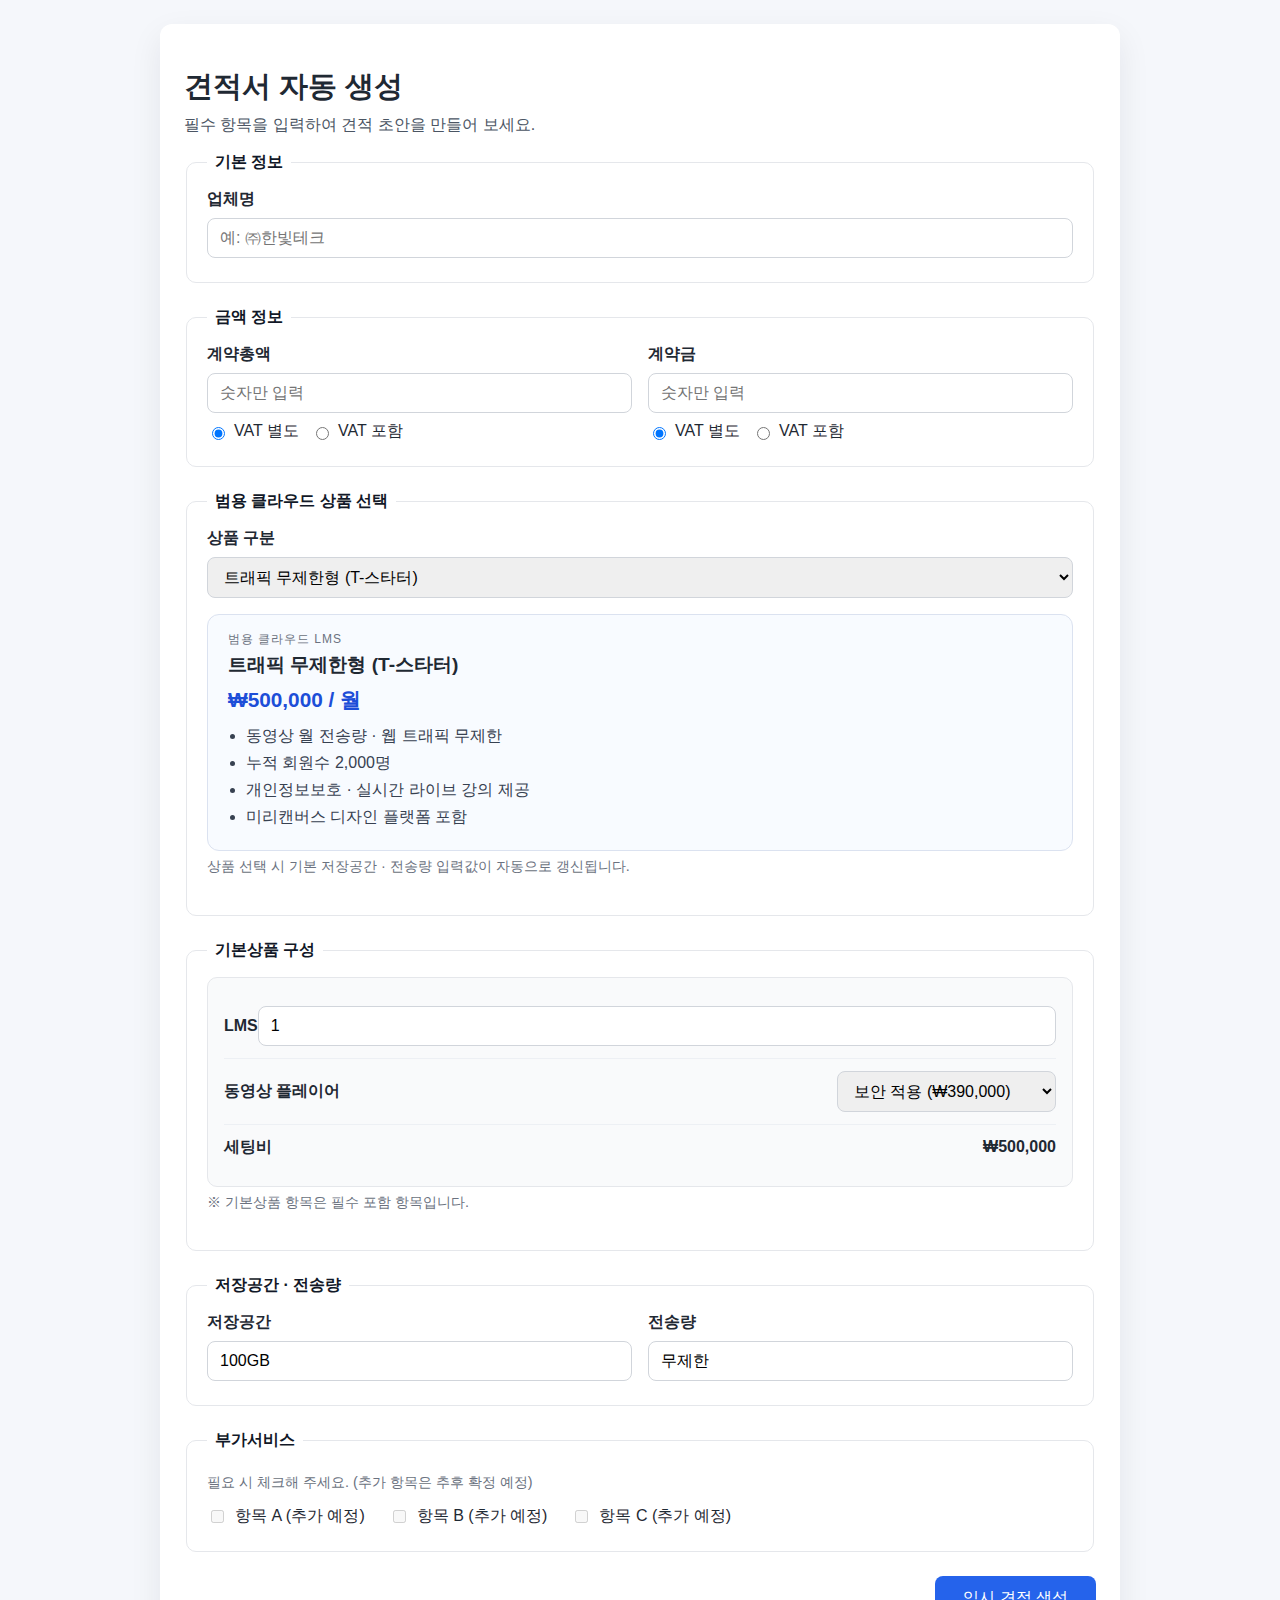
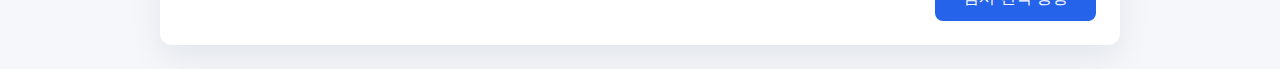
<file: index.html>
<!DOCTYPE html>
<html lang="ko">
<head>
  <meta charset="UTF-8">
  <title>견적서 자동 생성</title>
  <link rel="stylesheet" href="styles.css">
</head>
<body>
  <form>
    <h1>견적서 자동 생성</h1>
    <p class="description">필수 항목을 입력하여 견적 초안을 만들어 보세요.</p>

    <fieldset>
      <legend>기본 정보</legend>
      <label for="companyName">업체명</label>
      <input id="companyName" type="text" placeholder="예: ㈜한빛테크" required>
    </fieldset>

    <fieldset>
      <legend>금액 정보</legend>
      <div class="two-column">
        <div>
          <label for="contractTotal">계약총액</label>
          <input id="contractTotal" type="number" min="0" step="10000" placeholder="숫자만 입력">
          <div class="vat-option">
            <label><input type="radio" name="totalVat" value="excluded" checked> VAT 별도</label>
            <label><input type="radio" name="totalVat" value="included"> VAT 포함</label>
          </div>
        </div>
        <div>
          <label for="depositAmount">계약금</label>
          <input id="depositAmount" type="number" min="0" step="10000" placeholder="숫자만 입력">
          <div class="vat-option">
            <label><input type="radio" name="depositVat" value="excluded" checked> VAT 별도</label>
            <label><input type="radio" name="depositVat" value="included"> VAT 포함</label>
          </div>
        </div>
      </div>
    </fieldset>

    <fieldset>
      <legend>범용 클라우드 상품 선택</legend>
      <label for="cloudPlan">상품 구분</label>
      <select id="cloudPlan">
        <option value="traffic">트래픽 무제한형 (T-스타터)</option>
        <option value="member">회원수 무제한형 (M-스타터)</option>
      </select>
      <div class="plan-grid">
        <article id="planSummary" class="plan-summary" aria-live="polite"></article>
      </div>
      <p class="note">상품 선택 시 기본 저장공간 · 전송량 입력값이 자동으로 갱신됩니다.</p>
    </fieldset>

    <fieldset>
      <legend>기본상품 구성</legend>
      <div class="product-list">
        <div class="product-item">
          <span>LMS</span>
          <input type="number" min="0" step="1" value="1" aria-label="LMS 수량">
        </div>
        <div class="product-item">
          <span>동영상 플레이어</span>
          <div>
            <select aria-label="동영상 플레이어 보안 옵션">
              <option value="secure">보안 적용 (₩390,000)</option>
              <option value="standard">보안 미적용 (₩390,000)</option>
            </select>
          </div>
        </div>
        <div class="product-item">
          <span>세팅비</span>
          <strong>₩500,000</strong>
        </div>
      </div>
      <p class="note">※ 기본상품 항목은 필수 포함 항목입니다.</p>
    </fieldset>

    <fieldset>
      <legend>저장공간 · 전송량</legend>
      <div class="two-column">
        <div>
          <label for="storageSize">저장공간</label>
          <input id="storageSize" type="text" placeholder="예: 200GB">
        </div>
        <div>
          <label for="bandwidth">전송량</label>
          <input id="bandwidth" type="text" placeholder="예: 2TB/월">
        </div>
      </div>
    </fieldset>

    <fieldset>
      <legend>부가서비스</legend>
      <p class="note">필요 시 체크해 주세요. (추가 항목은 추후 확정 예정)</p>
      <div class="checkbox-group">
        <label><input type="checkbox" disabled> 항목 A (추가 예정)</label>
        <label><input type="checkbox" disabled> 항목 B (추가 예정)</label>
        <label><input type="checkbox" disabled> 항목 C (추가 예정)</label>
      </div>
    </fieldset>

    <div class="submit-row">
      <button type="submit">임시 견적 생성</button>
    </div>
  </form>
  <script>
    const planData = {
      traffic: {
        key: "traffic",
        name: "트래픽 무제한형 (T-스타터)",
        subtitle: "범용 클라우드 LMS",
        price: 500000,
        priceSuffix: "월",
        storage: "100GB",
        bandwidth: "무제한",
        notes: [
          "동영상 월 전송량 · 웹 트래픽 무제한",
          "누적 회원수 2,000명",
          "개인정보보호 · 실시간 라이브 강의 제공",
          "미리캔버스 디자인 플랫폼 포함"
        ]
      },
      member: {
        key: "member",
        name: "회원수 무제한형 (M-스타터)",
        subtitle: "범용 클라우드 LMS",
        price: 500000,
        priceSuffix: "월",
        storage: "50GB",
        bandwidth: "500GB/월",
        notes: [
          "누적 회원수 무제한",
          "동영상 월 전송량 500GB",
          "웹 트래픽 무제한 및 개인정보보호 제공",
          "미리캔버스 · 실시간 라이브 강의 포함"
        ]
      }
    };

    const formatter = new Intl.NumberFormat("ko-KR");
    const cloudPlanSelect = document.getElementById("cloudPlan");
    const planSummary = document.getElementById("planSummary");
    const storageInput = document.getElementById("storageSize");
    const bandwidthInput = document.getElementById("bandwidth");

    function renderPlan(planKey) {
      const plan = planData[planKey];
      if (!plan) return;
      const priceText = `₩${formatter.format(plan.price)} / ${plan.priceSuffix}`;
      planSummary.innerHTML = `
        <p class="plan-eyebrow">${plan.subtitle}</p>
        <h3>${plan.name}</h3>
        <div class="plan-price">${priceText}</div>
        <ul>
          ${plan.notes.map(item => `<li>${item}</li>`).join("")}
        </ul>
      `;
      if (storageInput) storageInput.value = plan.storage;
      if (bandwidthInput) bandwidthInput.value = plan.bandwidth;
    }

    cloudPlanSelect.addEventListener("change", (event) => {
      renderPlan(event.target.value);
    });

    renderPlan(cloudPlanSelect.value);
  </script>
</body>
</html>
</file>
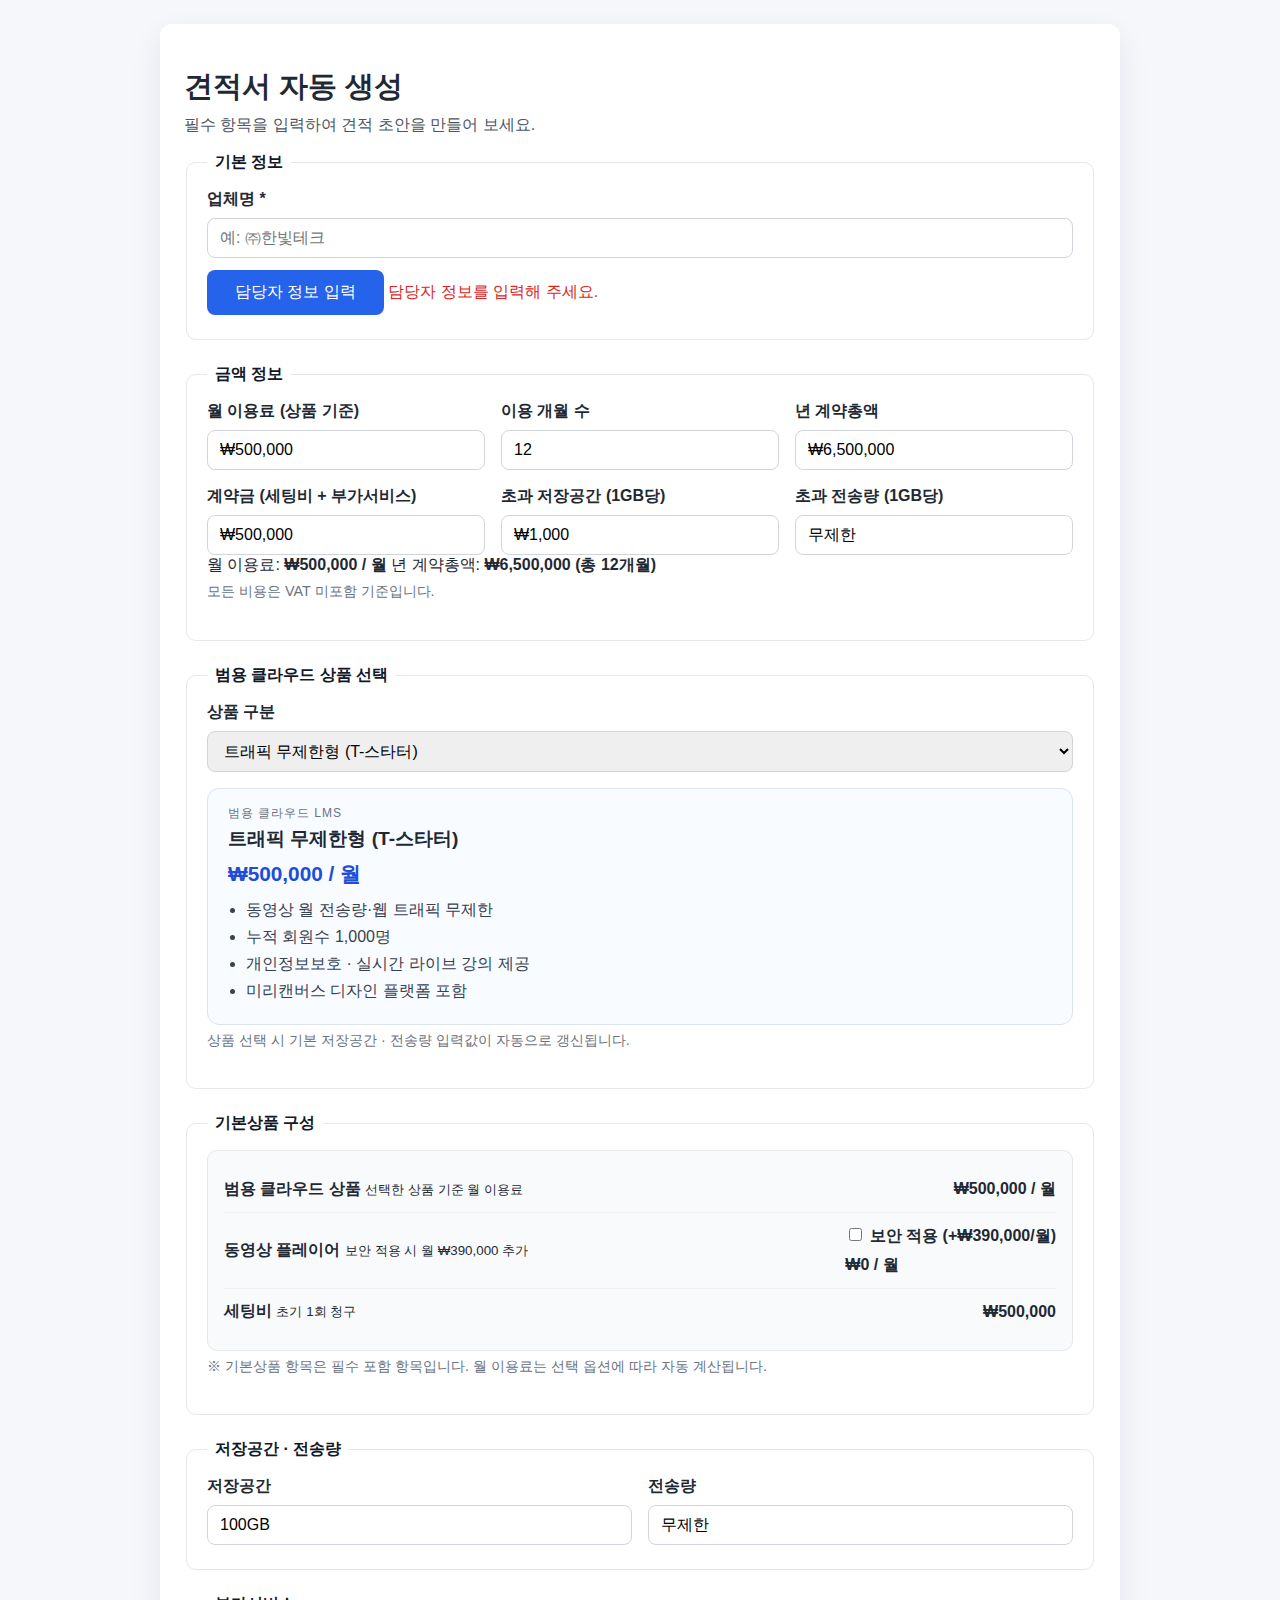
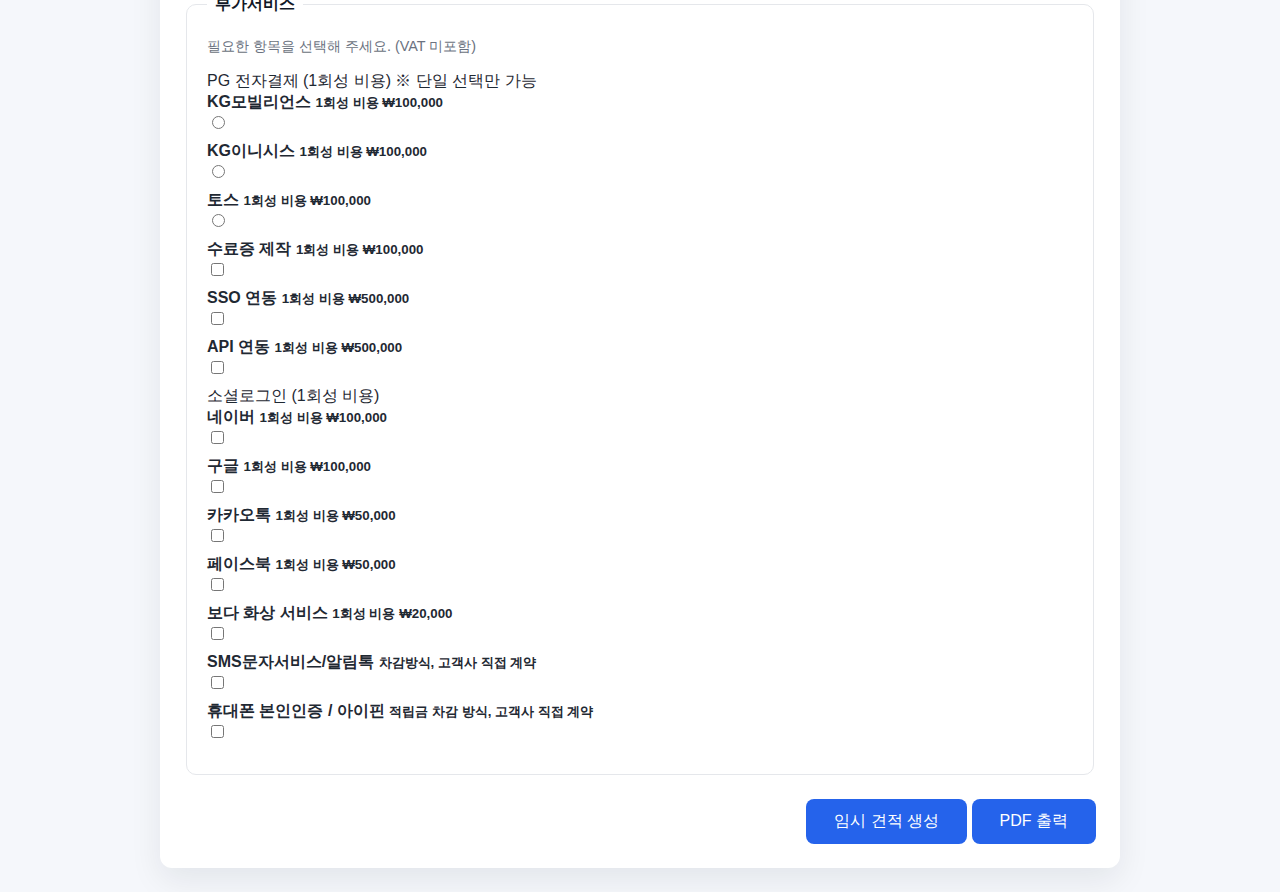
<file: sysop/index.html>
<!DOCTYPE html>
<html lang="ko">
<head>
  <meta charset="UTF-8">
  <title>견적서 자동 생성 (SYSOP)</title>
  <link rel="stylesheet" href="/styles.css">
</head>
<body>
  <form>
    <h1>견적서 자동 생성</h1>
    <p class="description">필수 항목을 입력하여 견적 초안을 만들어 보세요.</p>

    <fieldset>
      <legend>기본 정보</legend>
      <div>
        <label for="companyName">업체명 <span class="required-star">*</span></label>
        <input id="companyName" name="companyName" type="text" placeholder="예: ㈜한빛테크" autocomplete="organization" required>
      </div>
      <div style="margin-top: 12px;">
        <button type="button" id="openContactModal" class="btn-secondary">담당자 정보 입력</button>
        <span id="contactInfoStatus" class="contact-status"></span>
      </div>
    </fieldset>

    <fieldset>
      <legend>금액 정보</legend>
      <div class="two-column">
        <div>
          <label for="monthlyFee">월 이용료 (상품 기준)</label>
          <input id="monthlyFee" type="text" placeholder="자동 계산 (수정 가능)">
        </div>
        <div>
          <label for="usageMonths">이용 개월 수</label>
          <input id="usageMonths" type="number" min="1" step="1" value="12">
        </div>
        <div>
          <label for="contractTotal">년 계약총액</label>
          <input id="contractTotal" type="text" placeholder="(월 이용료 × 이용 개월 수) + 계약금" readonly>
        </div>
        <div>
          <label for="depositAmount">계약금 (세팅비 + 부가서비스)</label>
          <input id="depositAmount" type="text" placeholder="자동 계산 (수정 가능)">
        </div>
        <div id="overageStorageContainer" style="display: none;">
          <label for="overageStorage">초과 저장공간 (1GB당)</label>
          <input id="overageStorage" type="text" placeholder="자동 계산 (수정 가능)">
        </div>
        <div id="overageBandwidthContainer" style="display: none;">
          <label for="overageBandwidth">초과 전송량 (1GB당)</label>
          <input id="overageBandwidth" type="text" placeholder="자동 계산 (수정 가능)">
        </div>
      </div>
      <div class="total-highlight" aria-live="polite">
        <span>월 이용료: <strong id="monthlyFeeText">₩0 / 월</strong></span>
        <span>년 계약총액: <strong id="contractTotalText">₩0</strong></span>
      </div>
      <p class="note vat-note">모든 비용은 VAT 미포함 기준입니다.</p>
    </fieldset>

    <fieldset>
      <legend>범용 클라우드 상품 선택</legend>
      <label for="cloudPlan">상품 구분</label>
      <select id="cloudPlan">
        <option value="traffic">트래픽 무제한형 (T-스타터)</option>
        <option value="member">회원수 무제한형 (M-스타터)</option>
        <option value="trafficStandard">트래픽 무제한형 (T-스탠다드)</option>
        <option value="memberStandard">회원수 무제한형 (M-스탠다드)</option>
        <option value="trafficProfessional">트래픽 무제한형 (T-프로페셔널)</option>
        <option value="memberProfessional">회원수 무제한형 (M-프로페셔널)</option>
        <option value="enterprise">엔터프라이즈 (별도문의)</option>
        <option value="publicLight">공공 LMS 라이트</option>
        <option value="publicStandard">공공 LMS 스탠다드</option>
        <option value="publicProfessional">공공 LMS 프로페셔널</option>
        <option value="refundStandard">환급 LMS 스탠다드 (별도문의)</option>
        <option value="refundProfessional">환급 LMS 프로페셔널 (별도문의)</option>
      </select>
      <div class="plan-grid">
        <article id="planSummary" class="plan-summary" aria-live="polite"></article>
      </div>
      <p class="note">상품 선택 시 기본 저장공간 · 전송량 입력값이 자동으로 갱신됩니다.</p>
    </fieldset>

    <fieldset>
      <legend>기본상품 구성</legend>
      <div class="product-list">
        <div class="product-item">
          <div class="product-info">
            <span>범용 클라우드 상품</span>
            <small>선택한 상품 기준 월 이용료</small>
          </div>
          <strong id="planPriceDisplay" class="price-tag">₩0 / 월</strong>
        </div>
        <div class="product-item">
          <div class="product-info">
            <span>동영상 플레이어</span>
            <small>보안 적용 시 월 ₩390,000 추가</small>
          </div>
          <div class="product-addon">
            <label class="checkbox-inline">
              <input type="checkbox" id="securePlayer">
              보안 적용 (+₩390,000/월)
            </label>
            <strong id="securePriceDisplay" class="price-tag">₩0 / 월</strong>
          </div>
        </div>
        <div class="product-item">
          <div class="product-info">
            <span>세팅비</span>
            <small>초기 1회 청구</small>
          </div>
          <strong class="price-tag">₩500,000</strong>
        </div>
      </div>
      <p class="note">※ 기본상품 항목은 필수 포함 항목입니다. 월 이용료는 선택 옵션에 따라 자동 계산됩니다.</p>
    </fieldset>

    <fieldset>
      <legend>저장공간 · 전송량</legend>
      <div class="two-column">
        <div>
          <label for="storageSize">저장공간</label>
          <input id="storageSize" type="text" placeholder="예: 200GB">
        </div>
        <div>
          <label for="bandwidth">전송량</label>
          <input id="bandwidth" type="text" placeholder="예: 2TB/월">
        </div>
      </div>
    </fieldset>

    <fieldset>
      <legend>부가서비스</legend>
      <p class="note">필요한 항목을 선택해 주세요. (VAT 미포함)</p>
      <div class="service-list">
        <div class="service-group">
          <div class="service-group-title">PG 전자결제 (1회성 비용) <span class="note-inline">※ 단일 선택만 가능</span></div>
          <div class="service-sub-list">
            <label class="service-item">
              <div>
                <span>KG모빌리언스</span>
                <small>1회성 비용 ₩100,000</small>
              </div>
              <input type="radio" name="pgService" id="servicePgKgm" value="kgm" data-service-price="100000" data-service-name="PG 전자결제 (KG모빌리언스)">
            </label>
            <label class="service-item">
              <div>
                <span>KG이니시스</span>
                <small>1회성 비용 ₩100,000</small>
              </div>
              <input type="radio" name="pgService" id="servicePgInicis" value="inicis" data-service-price="100000" data-service-name="PG 전자결제 (KG이니시스)">
            </label>
            <label class="service-item">
              <div>
                <span>토스</span>
                <small>1회성 비용 ₩100,000</small>
              </div>
              <input type="radio" name="pgService" id="servicePgToss" value="toss" data-service-price="100000" data-service-name="PG 전자결제 (토스)">
            </label>
          </div>
        </div>
        <label class="service-item">
          <div>
            <span>수료증 제작</span>
            <small>1회성 비용 ₩100,000</small>
          </div>
          <input type="checkbox" id="serviceCertificate" data-service-price="100000">
        </label>
        <label class="service-item">
          <div>
            <span>SSO 연동</span>
            <small>1회성 비용 ₩500,000</small>
          </div>
          <input type="checkbox" id="serviceSso" data-service-price="500000">
        </label>
        <label class="service-item">
          <div>
            <span>API 연동</span>
            <small>1회성 비용 ₩500,000</small>
          </div>
          <input type="checkbox" id="serviceApi" data-service-price="500000">
        </label>
        <div class="service-group">
          <div class="service-group-title">소셜로그인 (1회성 비용)</div>
          <div class="service-sub-list">
            <label class="service-item">
              <div>
                <span>네이버</span>
                <small>1회성 비용 ₩100,000</small>
              </div>
              <input type="checkbox" id="serviceSocialNaver" data-service-price="100000" data-service-name="소셜로그인 (네이버)">
            </label>
            <label class="service-item">
              <div>
                <span>구글</span>
                <small>1회성 비용 ₩100,000</small>
              </div>
              <input type="checkbox" id="serviceSocialGoogle" data-service-price="100000" data-service-name="소셜로그인 (구글)">
            </label>
            <label class="service-item">
              <div>
                <span>카카오톡</span>
                <small>1회성 비용 ₩50,000</small>
              </div>
              <input type="checkbox" id="serviceSocialKakao" data-service-price="50000" data-service-name="소셜로그인 (카카오톡)">
            </label>
            <label class="service-item">
              <div>
                <span>페이스북</span>
                <small>1회성 비용 ₩50,000</small>
              </div>
              <input type="checkbox" id="serviceSocialFacebook" data-service-price="50000" data-service-name="소셜로그인 (페이스북)">
            </label>
          </div>
        </div>
        <label class="service-item">
          <div>
            <span>보다 화상 서비스</span>
            <small>1회성 비용 ₩20,000</small>
          </div>
          <input type="checkbox" id="serviceVideo" data-service-price="20000">
        </label>
        <label class="service-item">
          <div>
            <span>SMS문자서비스/알림톡</span>
            <small>차감방식, 고객사 직접 계약</small>
          </div>
          <input type="checkbox" id="serviceSms" data-service-price="0" data-service-name="SMS문자서비스/알림톡">
        </label>
        <label class="service-item">
          <div>
            <span>휴대폰 본인인증 / 아이핀</span>
            <small>적립금 차감 방식, 고객사 직접 계약</small>
          </div>
          <input type="checkbox" id="serviceAuth" data-service-price="0" data-service-name="휴대폰 본인인증 / 아이핀">
        </label>
      </div>
    </fieldset>

    <div class="submit-row">
      <button type="button" id="generateQuote">임시 견적 생성</button>
      <button type="button" id="printQuote" disabled>PDF 출력</button>
    </div>
  </form>

  <section id="quotePreview" class="quote-preview" hidden aria-live="polite">
    <div class="quote-document">
      <!-- 견적서 헤더 -->
      <div class="quote-header">
        <div class="quote-company-info">
          <h1 class="quote-company-name">맑은소프트</h1>
          <div class="quote-company-details">
            <p>서울특별시 구로구 디지털로 288, 1701호</p>
            <p>Tel: 1666-3412 | 사업자등록번호: 119-86-39050</p>
            <p>대표자: 하근호</p>
          </div>
        </div>
        <div class="quote-title">
          <h2>견적서</h2>
          <img class="quote-stamp" src="/images/malgnsoft-stamp.jpg" alt="맑은소프트 서명 도장">
        </div>
      </div>

      <!-- 견적 정보 -->
      <div class="quote-info-section">
        <div class="quote-info-grid">
          <div class="quote-info-item">
            <span class="quote-info-label">견적 명칭</span>
            <span class="quote-info-value" id="previewQuoteName">-</span>
          </div>
          <div class="quote-info-item">
            <span class="quote-info-label">견적 일자</span>
            <span class="quote-info-value" id="previewQuoteDate">-</span>
          </div>
          <div class="quote-info-item">
            <span class="quote-info-label">계약 총액</span>
            <span class="quote-info-value" id="previewContractTotal">-</span>
          </div>
          <div class="quote-info-item">
            <span class="quote-info-label">계약금</span>
            <span class="quote-info-value" id="previewDeposit">-</span>
          </div>
        </div>
      </div>

      <!-- 고객 정보 -->
      <div class="quote-customer-section">
        <h3>고객 정보</h3>
        <div class="quote-customer-grid">
          <div class="quote-customer-item">
            <span>업체명</span>
            <strong id="previewCompany">-</strong>
          </div>
          <div class="quote-customer-item">
            <span>담당자</span>
            <strong id="previewContact">-</strong>
          </div>
          <div class="quote-customer-item">
            <span>이메일</span>
            <strong id="previewEmail">-</strong>
          </div>
          <div class="quote-customer-item">
            <span>연락처</span>
            <strong id="previewPhone">-</strong>
          </div>
        </div>
      </div>

      <!-- 기본 항목 -->
      <div class="quote-items-section">
        <h3>기본 항목</h3>
        <table class="quote-table">
          <thead>
            <tr>
              <th>구분</th>
              <th>세부항목</th>
              <th>수량</th>
              <th>단위</th>
              <th>단가</th>
              <th>공급가액</th>
              <th>비고</th>
            </tr>
          </thead>
          <tbody id="previewBasicItems">
            <!-- JavaScript로 동적 생성 -->
          </tbody>
          <tfoot>
            <tr class="quote-summary-row">
              <td colspan="5" class="quote-summary-label">계약 총액</td>
              <td class="quote-summary-value" id="previewTotalAmount">-</td>
              <td></td>
            </tr>
            <tr class="quote-summary-row">
              <td colspan="5" class="quote-summary-label">월 사용료</td>
              <td class="quote-summary-value" id="previewMonthlyAmount">-</td>
              <td></td>
            </tr>
            <tr class="quote-summary-row">
              <td colspan="5" class="quote-summary-label">계약금 (세팅비+부가서비스)</td>
              <td class="quote-summary-value" id="previewDepositAmount">-</td>
              <td></td>
            </tr>
          </tfoot>
        </table>
      </div>


      <!-- 약관 및 안내 -->
      <div class="quote-terms-section">
        <h3>약관 및 안내사항</h3>
        <div class="quote-terms-list">
          <div class="quote-term-item">
            <span class="quote-term-checkbox">□</span>
            <span class="quote-term-text"><strong>과금시작:</strong> 계약서에 기재된 계약기간부터 과금시작되며, 첫달부터 세금계산서가 발행됩니다.</span>
          </div>
          <div class="quote-term-item">
            <span class="quote-term-checkbox">□</span>
            <span class="quote-term-text"><strong>결제조건:</strong> 당월 사용료 당월 10일 이내 납부입니다.</span>
          </div>
          <div class="quote-term-item">
            <span class="quote-term-checkbox">□</span>
            <span class="quote-term-text"><strong>기능개발:</strong> 계약체결시점 현재의 LMS기능을 사용하되, 커스터마이징 추가기능 개발은 별도비용이 발생하며, 검토 후 개발이 불가할 수 있습니다.</span>
          </div>
          <div class="quote-term-item">
            <span class="quote-term-checkbox">□</span>
            <span class="quote-term-text"><strong>견적제외:</strong> 홈페이지 기본테마를 제외한 부가서비스는 별도 비용이 발생합니다.</span>
          </div>
          <div class="quote-term-item">
            <span class="quote-term-checkbox">□</span>
            <span class="quote-term-text"><strong>결제정보:</strong> 신한은행 100-027-164841 예금주 (주)맑은소프트</span>
          </div>
          <div class="quote-term-item">
            <span class="quote-term-checkbox">□</span>
            <span class="quote-term-text"><strong>견적담당:</strong> 양진환 팀장 | tel. 010-6207-2128 | e-mail. jhyang@malgnsoft.com</span>
          </div>
          <div class="quote-term-item">
            <span class="quote-term-checkbox">□</span>
            <span class="quote-term-text"><strong>유효기간:</strong> 본 견적서의 유효 기간은 견적일자로부터 7일이며, 이후 가격정책 변경시행시 견적내용이 달라질 수 있습니다.</span>
          </div>
        </div>
      </div>
    </div>
  </section>

  <div id="contactModal" class="modal" hidden>
    <div class="modal-content">
      <div class="modal-header">
        <h3>담당자 정보 입력</h3>
        <button type="button" class="modal-close" id="closeContactModal">&times;</button>
      </div>
      <div class="modal-body">
        <div>
          <label for="modalContactName">담당자 이름 <span class="required-star">*</span></label>
          <input id="modalContactName" type="text" placeholder="예: 김담당" required>
        </div>
        <div>
          <label for="modalContactEmail">이메일 주소 <span class="required-star">*</span></label>
          <input id="modalContactEmail" type="email" placeholder="예: contact@example.com" required>
        </div>
        <div>
          <label for="modalContactPhone">연락처 <span class="required-star">*</span></label>
          <input id="modalContactPhone" type="tel" placeholder="예: 010-0000-0000" required>
        </div>
      </div>
      <div class="modal-footer">
        <button type="button" id="saveContactInfo" class="btn-primary">저장</button>
        <button type="button" id="cancelContactInfo" class="btn-secondary">취소</button>
      </div>
    </div>
  </div>

  <!-- 동의 팝업 -->
  <div id="consentModal" class="modal" hidden>
    <div class="modal-content">
      <div class="modal-header">
        <h3>담당자 정보 전송 동의</h3>
        <button type="button" class="modal-close" id="closeConsentModal">&times;</button>
      </div>
      <div class="modal-body">
        <p>입력하신 담당자 정보가 맑은소프트 담당자에게 전송됩니다.</p>
        <p>동의하시겠습니까?</p>
      </div>
      <div class="modal-footer">
        <button type="button" id="consentAgree" class="btn-primary">동의</button>
        <button type="button" id="consentCancel" class="btn-secondary">취소</button>
      </div>
    </div>
  </div>

  <script>
    const planData = {
      traffic: {
        key: "traffic",
        name: "트래픽 무제한형 (T-스타터)",
        subtitle: "범용 클라우드 LMS",
        price: 500000,
        priceSuffix: "월",
        storage: "100GB",
        bandwidth: "무제한",
        overageStorage: 1000,
        overageBandwidth: null, // 무제한
        notes: [
          "동영상 월 전송량·웹 트래픽 무제한",
          "누적 회원수 1,000명",
          "개인정보보호 · 실시간 라이브 강의 제공",
          "미리캔버스 디자인 플랫폼 포함"
        ]
      },
      member: {
        key: "member",
        name: "회원수 무제한형 (M-스타터)",
        subtitle: "범용 클라우드 LMS",
        price: 500000,
        priceSuffix: "월",
        storage: "50GB",
        bandwidth: "500GB/월",
        overageStorage: 1000,
        overageBandwidth: 500,
        notes: [
          "누적 회원수 무제한",
          "동영상 월 전송량 500GB",
          "웹 트래픽 무제한 및 개인정보보호 제공",
          "미리캔버스 · 실시간 라이브 강의 포함"
        ]
      },
      trafficStandard: {
        key: "trafficStandard",
        name: "트래픽 무제한형 (T-스탠다드)",
        subtitle: "범용 클라우드 LMS",
        price: 700000,
        priceSuffix: "월",
        storage: "150GB",
        bandwidth: "무제한",
        overageStorage: 700,
        overageStorageDiscount: "30% 할인",
        overageBandwidth: null, // 무제한
        notes: [
          "동영상·웹 트래픽 무제한 (고급 SLA)",
          "누적 회원수 2,000명",
          "개인정보보호 · 정기 구독 및 라이브 강의 포함",
          "전용 기술지원 · 미리캔버스 제공"
        ]
      },
      memberStandard: {
        key: "memberStandard",
        name: "회원수 무제한형 (M-스탠다드)",
        subtitle: "범용 클라우드 LMS",
        price: 700000,
        priceSuffix: "월",
        storage: "100GB",
        bandwidth: "1,000GB/월",
        overageStorage: 700,
        overageStorageDiscount: "30% 할인",
        overageBandwidth: 500,
        notes: [
          "누적 회원수 무제한 (고급 분석 포함)",
          "동영상 월 전송량 1,000GB",
          "API 확장 · 개인정보보호 고급옵션 제공",
          "실시간 라이브 · 전담 고객 성공 매니저 배정"
        ]
      },
      trafficProfessional: {
        key: "trafficProfessional",
        name: "트래픽 무제한형 (T-프로페셔널)",
        subtitle: "범용 클라우드 LMS",
        price: 1000000,
        priceSuffix: "월",
        storage: "200GB",
        bandwidth: "무제한",
        overageStorage: 500,
        overageStorageDiscount: "50% 할인",
        overageBandwidth: null, // 무제한
        notes: [
          "동영상 월 전송량·웹 트래픽 무제한",
          "누적 회원수 4,000명",
          "개인정보보호 · 실시간 라이브 강의 제공",
          "미리캔버스 · 정기 구독 · 포인트 기능 포함",
          "학습 전용 APP 제공"
        ]
      },
      memberProfessional: {
        key: "memberProfessional",
        name: "회원수 무제한형 (M-프로페셔널)",
        subtitle: "범용 클라우드 LMS",
        price: 1000000,
        priceSuffix: "월",
        storage: "200GB",
        bandwidth: "2,000GB/월",
        overageStorage: 500,
        overageStorageDiscount: "50% 할인",
        overageBandwidth: 300,
        overageBandwidthDiscount: "40% 할인",
        notes: [
          "누적 회원수 무제한",
          "동영상 월 전송량 2,000GB",
          "웹 트래픽 무제한 및 개인정보보호 제공",
          "미리캔버스 · 정기 구독 · 포인트 기능 포함",
          "실시간 라이브 강의 · 학습 전용 APP 제공"
        ]
      },
      enterprise: {
        key: "enterprise",
        name: "엔터프라이즈",
        subtitle: "맞춤형 엔터프라이즈 솔루션",
        price: 0,
        priceSuffix: "별도문의",
        storage: "맞춤형",
        bandwidth: "맞춤형",
        overageStorage: null,
        overageBandwidth: null,
        notes: [
          "대규모 기업 및 공공기관을 위한 맞춤형 솔루션",
          "전담 기술지원 및 커스터마이징 제공",
          "고급 보안 및 인증 기능",
          "전용 서버 및 인프라 구성 가능",
          "상세한 견적은 별도 문의 필요"
        ],
        customInquiry: true
      },
      publicLight: {
        key: "publicLight",
        name: "공공 LMS 라이트",
        subtitle: "공공 클라우드 LMS",
        price: 2000000,
        priceSuffix: "월",
        storage: "300GB",
        bandwidth: "2,000GB/월",
        overageStorage: null,
        overageBandwidth: null,
        notes: [
          "CSAP 인증 공공 클라우드 LMS",
          "저장공간 300GB (약 500시간 동영상 업로드 가능)",
          "VOD 서비스 전송량 2,000GB/월 (8시간 학습 기준 약 420명 가능)",
          "LMS 기본서비스 포함 (하드웨어, 소프트웨어, CSAP 보안 패키지)",
          "부가서비스 포함 (신용카드 결제, 수료증 발급, SSO 연동, API 연동)"
        ],
        customInquiry: false
      },
      publicStandard: {
        key: "publicStandard",
        name: "공공 LMS 스탠다드",
        subtitle: "공공 클라우드 LMS",
        price: 2500000,
        priceSuffix: "월",
        storage: "400GB",
        bandwidth: "3,000GB/월",
        overageStorage: null,
        overageBandwidth: null,
        notes: [
          "CSAP 인증 공공 클라우드 LMS",
          "저장공간 400GB (약 666시간 동영상 업로드 가능)",
          "VOD 서비스 전송량 3,000GB/월 (8시간 학습 기준 약 625명 가능)",
          "LMS 기본서비스 포함 (하드웨어, 소프트웨어, CSAP 보안 패키지)",
          "부가서비스 포함 (신용카드 결제, 수료증 발급, SSO 연동, API 연동)"
        ],
        customInquiry: false
      },
      publicProfessional: {
        key: "publicProfessional",
        name: "공공 LMS 프로페셔널",
        subtitle: "공공 클라우드 LMS",
        price: 3200000,
        priceSuffix: "월",
        storage: "500GB",
        bandwidth: "5,000GB/월",
        overageStorage: null,
        overageBandwidth: null,
        notes: [
          "CSAP 인증 공공 클라우드 LMS",
          "저장공간 500GB (약 833시간 동영상 업로드 가능)",
          "VOD 서비스 전송량 5,000GB/월 (8시간 학습 기준 약 1,041명 가능)",
          "LMS 기본서비스 포함 (하드웨어, 소프트웨어, CSAP 보안 패키지)",
          "부가서비스 포함 (신용카드 결제, 수료증 발급, SSO 연동, API 연동)"
        ],
        customInquiry: false
      },
      refundStandard: {
        key: "refundStandard",
        name: "환급 LMS 스탠다드",
        subtitle: "환급 클라우드 LMS",
        price: 0,
        priceSuffix: "별도문의",
        storage: "맞춤형",
        bandwidth: "맞춤형",
        overageStorage: null,
        overageBandwidth: null,
        notes: [
          "CSAP 인증 환급 클라우드 LMS",
          "국내 1위 SaaS형 클라우드 LMS 솔루션",
          "안정성과 신뢰성 보장",
          "환급 서비스 제공에 최적화",
          "상세한 견적은 별도 문의 필요"
        ],
        customInquiry: true
      },
      refundProfessional: {
        key: "refundProfessional",
        name: "환급 LMS 프로페셔널",
        subtitle: "환급 클라우드 LMS",
        price: 0,
        priceSuffix: "별도문의",
        storage: "맞춤형",
        bandwidth: "맞춤형",
        overageStorage: null,
        overageBandwidth: null,
        notes: [
          "CSAP 인증 환급 클라우드 LMS",
          "국내 1위 SaaS형 클라우드 LMS 솔루션",
          "고급 기능 및 전담 지원 제공",
          "환급 서비스 제공에 최적화",
          "상세한 견적은 별도 문의 필요"
        ],
        customInquiry: true
      }
    };

    const formatter = new Intl.NumberFormat("ko-KR");
    const quoteForm = document.querySelector("form");
    const companyNameInput = document.getElementById("companyName");
    const contactModal = document.getElementById("contactModal");
    const openContactModalBtn = document.getElementById("openContactModal");
    const closeContactModalBtn = document.getElementById("closeContactModal");
    const saveContactInfoBtn = document.getElementById("saveContactInfo");
    const cancelContactInfoBtn = document.getElementById("cancelContactInfo");
    const contactInfoStatus = document.getElementById("contactInfoStatus");
    const modalContactName = document.getElementById("modalContactName");
    const modalContactEmail = document.getElementById("modalContactEmail");
    const modalContactPhone = document.getElementById("modalContactPhone");
    
    let contactInfo = {
      name: "",
      email: "",
      phone: ""
    };
    const cloudPlanSelect = document.getElementById("cloudPlan");
    const planSummary = document.getElementById("planSummary");
    const storageInput = document.getElementById("storageSize");
    const bandwidthInput = document.getElementById("bandwidth");
    const monthlyFeeInput = document.getElementById("monthlyFee");
    const contractTotalInput = document.getElementById("contractTotal");
    const depositInput = document.getElementById("depositAmount");
    const planPriceDisplay = document.getElementById("planPriceDisplay");
    const securePriceDisplay = document.getElementById("securePriceDisplay");
    const monthlyFeeText = document.getElementById("monthlyFeeText");
    const contractTotalText = document.getElementById("contractTotalText");
    const securePlayerCheckbox = document.getElementById("securePlayer");
    const usageMonthsInput = document.getElementById("usageMonths");
    const serviceCheckboxes = Array.from(document.querySelectorAll("[data-service-price]"));
    const generateButton = document.getElementById("generateQuote");
    const printButton = document.getElementById("printQuote");
    const quotePreview = document.getElementById("quotePreview");
    const consentModal = document.getElementById("consentModal");
    const consentAgreeBtn = document.getElementById("consentAgree");
    const consentCancelBtn = document.getElementById("consentCancel");
    const closeConsentModalBtn = document.getElementById("closeConsentModal");
    let pendingAction = null; // 동의 후 실행할 액션 저장
    const previewCompany = document.getElementById("previewCompany");
    const previewContact = document.getElementById("previewContact");
    const previewEmail = document.getElementById("previewEmail");
    const previewPhone = document.getElementById("previewPhone");

    const SECURE_VIDEO_MONTHLY = 390000;
    const SETUP_FEE = 500000;

    let lastCalculation = {
      planKey: cloudPlanSelect.value,
      contractTotal: 0,
      monthlyFee: 0,
      depositTotal: 0,
      usageMonths: Number(usageMonthsInput?.value) || 0,
      serviceNames: [],
      securitySelected: false,
      securityFee: 0
    };

    function formatCurrency(amount) {
      return `₩${formatter.format(amount)}`;
    }

    function parseCurrencyInput(value) {
      if (!value) return 0;
      const numeric = String(value).replace(/[^\d-]/g, "");
      const parsed = Number(numeric);
      return Number.isFinite(parsed) ? parsed : 0;
    }

    function getAmountFromInput(inputElement, fallbackValue = 0) {
      if (!inputElement) return fallbackValue;
      const parsed = parseCurrencyInput(inputElement.value);
      return parsed > 0 ? parsed : fallbackValue;
    }

    function syncManualAmountInputs() {
      const monthly = parseCurrencyInput(monthlyFeeInput?.value);
      const deposit = parseCurrencyInput(depositInput?.value);
      const usageMonths = getUsageMonths();

      if (monthly > 0) {
        lastCalculation.monthlyFee = monthly;
        if (monthlyFeeText) monthlyFeeText.textContent = `${formatCurrency(monthly)} / 월`;
      }
      if (deposit > 0) {
        lastCalculation.depositTotal = deposit;
      }

      const monthlyToUse = monthly > 0 ? monthly : (lastCalculation.monthlyFee || 0);
      const depositToUse = deposit > 0 ? deposit : (lastCalculation.depositTotal || 0);
      const contract = usageMonths > 0 ? (monthlyToUse * usageMonths) + depositToUse : 0;
      lastCalculation.contractTotal = contract;

      if (contractTotalInput) {
        contractTotalInput.value = contract ? formatCurrency(contract) : "₩0";
        contractTotalInput.setAttribute("data-value", String(contract || 0));
      }
      if (contractTotalText) {
        contractTotalText.textContent = contract
          ? `${formatCurrency(contract)} (총 ${usageMonths}개월)`
          : "₩0";
      }
    }

    function validateBasicInfo() {
      if (!companyNameInput || !companyNameInput.value.trim()) {
        alert("업체명을 입력하셔야 합니다.");
        companyNameInput?.focus();
        return false;
      }
      
      if (!contactInfo.name || !contactInfo.email || !contactInfo.phone) {
        alert("담당자 정보를 입력하셔야 합니다. '담당자 정보 입력' 버튼을 클릭해 주세요.");
        openContactModalBtn?.focus();
        return false;
      }
      return true;
    }

    function updateContactStatus() {
      if (contactInfo.name && contactInfo.email && contactInfo.phone) {
        contactInfoStatus.textContent = `✓ ${contactInfo.name} (${contactInfo.email})`;
        contactInfoStatus.style.color = "#059669";
      } else {
        contactInfoStatus.textContent = "담당자 정보를 입력해 주세요.";
        contactInfoStatus.style.color = "#dc2626";
      }
    }

    function openModal() {
      if (contactModal) {
        contactModal.hidden = false;
        if (contactInfo.name) modalContactName.value = contactInfo.name;
        if (contactInfo.email) modalContactEmail.value = contactInfo.email;
        if (contactInfo.phone) modalContactPhone.value = contactInfo.phone;
        modalContactName?.focus();
      }
    }

    function closeModal() {
      if (contactModal) {
        contactModal.hidden = true;
      }
    }

    function saveContactInfo() {
      if (!modalContactName || !modalContactName.value.trim()) {
        alert("담당자 이름을 입력해 주세요.");
        modalContactName?.focus();
        return;
      }
      if (!modalContactEmail || !modalContactEmail.value.trim()) {
        alert("이메일 주소를 입력해 주세요.");
        modalContactEmail?.focus();
        return;
      }
      if (!modalContactPhone || !modalContactPhone.value.trim()) {
        alert("연락처를 입력해 주세요.");
        modalContactPhone?.focus();
        return;
      }

      contactInfo = {
        name: modalContactName.value.trim(),
        email: modalContactEmail.value.trim(),
        phone: modalContactPhone.value.trim()
      };
      updateContactStatus();
      closeModal();
    }

    if (openContactModalBtn) {
      openContactModalBtn.addEventListener("click", openModal);
    }
    if (closeContactModalBtn) {
      closeContactModalBtn.addEventListener("click", closeModal);
    }
    if (cancelContactInfoBtn) {
      cancelContactInfoBtn.addEventListener("click", closeModal);
    }
    if (saveContactInfoBtn) {
      saveContactInfoBtn.addEventListener("click", saveContactInfo);
    }
    if (contactModal) {
      contactModal.hidden = true;
      contactModal.addEventListener("click", (e) => {
        if (e.target === contactModal) closeModal();
      });
    }

    // 동의 팝업 이벤트 리스너
    if (consentAgreeBtn) {
      consentAgreeBtn.addEventListener("click", () => {
        if (consentModal) {
          consentModal.hidden = true;
        }
        executePendingAction();
      });
    }

    if (consentCancelBtn) {
      consentCancelBtn.addEventListener("click", () => {
        if (consentModal) {
          consentModal.hidden = true;
        }
        pendingAction = null;
      });
    }

    if (closeConsentModalBtn) {
      closeConsentModalBtn.addEventListener("click", () => {
        if (consentModal) {
          consentModal.hidden = true;
        }
        pendingAction = null;
      });
    }

    if (consentModal) {
      consentModal.hidden = true;
      consentModal.addEventListener("click", (e) => {
        if (e.target === consentModal) {
          consentModal.hidden = true;
          pendingAction = null;
        }
      });
    }

    updateContactStatus();

    function getUsageMonths() {
      if (!usageMonthsInput) return 0;
      const value = parseInt(usageMonthsInput.value, 10);
      return Number.isFinite(value) && value > 0 ? value : 0;
    }

    function renderPlan(planKey) {
      const plan = planData[planKey];
      if (!plan) return;
      const priceText = plan.customInquiry 
        ? "별도 문의" 
        : `${formatCurrency(plan.price)} / ${plan.priceSuffix}`;
      planSummary.innerHTML = `
        <p class="plan-eyebrow">${plan.subtitle}</p>
        <h3>${plan.name}</h3>
        <div class="plan-price">${priceText}</div>
        <ul>
          ${plan.notes.map(item => `<li>${item}</li>`).join("")}
        </ul>
        ${plan.customInquiry ? '<p class="note" style="margin-top: 16px; color: #2563eb; font-weight: 600;">※ 상세한 견적은 consulting@malgnsoft.com으로 문의해 주세요.</p>' : ''}
      `;
      if (storageInput) storageInput.value = plan.storage;
      if (bandwidthInput) bandwidthInput.value = plan.bandwidth;
      calculateTotals(planKey);
    }

    function getSelectedServiceDetails() {
      if (!serviceCheckboxes.length) return [];
      return serviceCheckboxes
        .filter((checkbox) => checkbox.checked)
        .map((checkbox) => {
          const label = checkbox.closest(".service-item");
          // data-service-name 속성이 있으면 우선 사용, 없으면 span 텍스트 사용
          const customName = checkbox.dataset.serviceName;
          const title = customName || (label ? label.querySelector("span")?.textContent.trim() : "부가서비스");
          const price = Number(checkbox.dataset.servicePrice || 0);
          // small 태그에서 비고 정보 가져오기 (고객사 직접 계약 등)
          const noteElement = label ? label.querySelector("small") : null;
          const note = noteElement ? noteElement.textContent.trim() : "";
          return {
            title: title || "부가서비스",
            price: Number.isFinite(price) ? price : 0,
            note: note || ""
          };
        });
    }

    function calculateTotals(planKey = cloudPlanSelect.value) {
      const plan = planData[planKey];
      if (!plan) return;

      const serviceDetails = getSelectedServiceDetails();
      const serviceTotal = serviceDetails.reduce((sum, item) => sum + item.price, 0);
      const usageMonths = getUsageMonths();
      const securityFee = securePlayerCheckbox && securePlayerCheckbox.checked ? SECURE_VIDEO_MONTHLY : 0;
      const depositTotal = SETUP_FEE + serviceTotal;

      // 별도문의 상품 처리
      if (plan.customInquiry) {
        if (planPriceDisplay) {
          planPriceDisplay.textContent = "별도 문의";
        }
        if (securePriceDisplay) {
          securePriceDisplay.textContent = securityFee
            ? `${formatCurrency(securityFee)} / 월`
            : "₩0 / 월";
        }
        if (monthlyFeeInput) {
          monthlyFeeInput.value = "별도 문의";
          monthlyFeeInput.setAttribute("data-value", 0);
        }
        if (monthlyFeeText) {
          monthlyFeeText.textContent = "별도 문의";
        }
        if (contractTotalInput) {
          contractTotalInput.value = "별도 문의";
          contractTotalInput.setAttribute("data-value", 0);
        }
        if (contractTotalText) {
          contractTotalText.textContent = "별도 문의";
        }
        if (depositInput) {
          const formatted = depositTotal > 0 ? formatCurrency(depositTotal) : "별도 문의";
          depositInput.value = formatted;
          depositInput.setAttribute("data-value", String(depositTotal || 0));
        }
        // 별도문의 상품은 초과금 정보 숨김
        const overageStorageContainer = document.getElementById("overageStorageContainer");
        const overageBandwidthContainer = document.getElementById("overageBandwidthContainer");
        if (overageStorageContainer) {
          overageStorageContainer.style.display = "none";
        }
        if (overageBandwidthContainer) {
          overageBandwidthContainer.style.display = "none";
        }
        return;
      }

      if (planPriceDisplay) {
        planPriceDisplay.textContent = `${formatCurrency(plan.price)} / 월`;
      }

      if (securePriceDisplay) {
        securePriceDisplay.textContent = securityFee
          ? `${formatCurrency(securityFee)} / 월`
          : "₩0 / 월";
      }

      const monthlyTotal = plan.price + securityFee;
      const contractTotal = usageMonths > 0
        ? (monthlyTotal * usageMonths) + depositTotal
        : 0;

      if (monthlyFeeInput) {
        const formatted = monthlyTotal ? formatCurrency(monthlyTotal) : "₩0";
        monthlyFeeInput.value = formatted;
        monthlyFeeInput.setAttribute("data-value", monthlyTotal || 0);
      }

      if (monthlyFeeText) {
        monthlyFeeText.textContent = `${formatCurrency(monthlyTotal)} / 월`;
      }

      if (contractTotalInput) {
        const formatted = contractTotal ? formatCurrency(contractTotal) : "₩0";
        contractTotalInput.value = formatted;
        contractTotalInput.setAttribute("data-value", contractTotal || 0);
      }

      if (contractTotalText) {
        contractTotalText.textContent = contractTotal
          ? `${formatCurrency(contractTotal)} (총 ${usageMonths}개월)`
          : "₩0";
      }

      if (depositInput) {
        const formatted = depositTotal ? formatCurrency(depositTotal) : "₩0";
        depositInput.value = formatted;
        depositInput.setAttribute("data-value", depositTotal || 0);
      }

      // 초과금 정보 표시
      const overageStorageContainer = document.getElementById("overageStorageContainer");
      const overageBandwidthContainer = document.getElementById("overageBandwidthContainer");
      const overageStorageInput = document.getElementById("overageStorage");
      const overageBandwidthInput = document.getElementById("overageBandwidth");

      // 저장공간 초과금
      if (plan.overageStorage !== undefined && plan.overageStorage !== null) {
        if (overageStorageContainer) {
          overageStorageContainer.style.display = "";
        }
        if (overageStorageInput) {
          let storageText = formatCurrency(plan.overageStorage);
          if (plan.overageStorageDiscount) {
            storageText += ` (${plan.overageStorageDiscount})`;
          }
          overageStorageInput.value = storageText;
        }
      } else if (plan.overageStorage === null && plan.customInquiry !== true) {
        // 별도 문의가 아닌 경우에만 표시
        if (overageStorageContainer) {
          overageStorageContainer.style.display = "none";
        }
      } else {
        if (overageStorageContainer) {
          overageStorageContainer.style.display = "none";
        }
      }

      // 전송량 초과금
      if (plan.overageBandwidth !== undefined) {
        if (plan.overageBandwidth !== null) {
          if (overageBandwidthContainer) {
            overageBandwidthContainer.style.display = "";
          }
          if (overageBandwidthInput) {
            let bandwidthText = formatCurrency(plan.overageBandwidth);
            if (plan.overageBandwidthDiscount) {
              bandwidthText += ` (${plan.overageBandwidthDiscount})`;
            }
            overageBandwidthInput.value = bandwidthText;
          }
        } else {
          // 무제한
          if (overageBandwidthContainer) {
            overageBandwidthContainer.style.display = "";
          }
          if (overageBandwidthInput) {
            overageBandwidthInput.value = "무제한";
          }
        }
      } else {
        if (overageBandwidthContainer) {
          overageBandwidthContainer.style.display = "none";
        }
      }

      lastCalculation = {
        planKey,
        contractTotal,
        monthlyFee: monthlyTotal,
        depositTotal,
        usageMonths,
        serviceNames: serviceDetails.map((item) => item.title),
        securitySelected: securityFee > 0,
        securityFee
      };
    }

    cloudPlanSelect.addEventListener("change", (event) => {
      renderPlan(event.target.value);
    });

    if (securePlayerCheckbox) {
      securePlayerCheckbox.addEventListener("change", () => calculateTotals());
    }

    if (usageMonthsInput) {
      usageMonthsInput.addEventListener("input", () => calculateTotals());
    }

    [monthlyFeeInput, depositInput].forEach((inputElement) => {
      inputElement?.addEventListener("input", syncManualAmountInputs);
    });

    serviceCheckboxes.forEach((checkbox) => {
      checkbox.addEventListener("change", () => calculateTotals());
    });

    function showConsentModal(action) {
      pendingAction = action;
      if (consentModal) {
        consentModal.hidden = false;
      }
    }

    function executePendingAction() {
      if (!pendingAction) return;
      
      const action = pendingAction;
      pendingAction = null;

      if (action === "generate") {
        generateQuoteInternal();
      } else if (action === "print") {
        openPrintWindowInternal();
      } else if (action === "excel") {
        exportToExcelInternal();
      }
    }

    function generateQuote() {
      if (!validateBasicInfo()) return;
      if (quoteForm && !quoteForm.reportValidity()) return;
      calculateTotals(cloudPlanSelect.value);
      syncManualAmountInputs();

      const currentContractTotal = (lastCalculation.monthlyFee * (lastCalculation.usageMonths || getUsageMonths())) + lastCalculation.depositTotal;
      lastCalculation.contractTotal = currentContractTotal;

      if (!currentContractTotal) {
        alert("이용 개월 수를 올바르게 입력해 주세요.");
        usageMonthsInput?.focus();
        return;
      }

      showConsentModal("generate");
    }

    function generateQuoteInternal() {
      const plan = planData[lastCalculation.planKey];
      const companyName = companyNameInput?.value?.trim() || "-";
      const usageMonths = lastCalculation.usageMonths || 0;
      const monthlyFee = getAmountFromInput(monthlyFeeInput, lastCalculation.monthlyFee || 0);
      const depositTotal = getAmountFromInput(depositInput, lastCalculation.depositTotal || 0);
      const contractTotal = usageMonths > 0 ? (monthlyFee * usageMonths) + depositTotal : 0;
      const serviceDetails = getSelectedServiceDetails();
      const securitySelected = lastCalculation.securitySelected;

      lastCalculation.monthlyFee = monthlyFee;
      lastCalculation.contractTotal = contractTotal;
      lastCalculation.depositTotal = depositTotal;

      // 견적 정보 채우기
      const quoteNameEl = document.getElementById("previewQuoteName");
      const quoteDateEl = document.getElementById("previewQuoteDate");
      const contractTotalEl = document.getElementById("previewContractTotal");
      const depositEl = document.getElementById("previewDeposit");
      
      if (quoteNameEl) quoteNameEl.textContent = plan ? `맑은이러닝 / [${plan.name}]` : "-";
      if (quoteDateEl) quoteDateEl.textContent = new Date().toLocaleDateString("ko-KR", { year: "numeric", month: "long", day: "numeric" });
      if (contractTotalEl) contractTotalEl.textContent = contractTotal ? `${formatCurrency(contractTotal)} (VAT 별도)` : "-";
      if (depositEl) depositEl.textContent = depositTotal ? `${formatCurrency(depositTotal)} (VAT 별도)` : "-";

      // 고객 정보 채우기
      previewCompany.textContent = companyName;
      previewContact.textContent = contactInfo.name || "-";
      previewEmail.textContent = contactInfo.email || "-";
      previewPhone.textContent = contactInfo.phone || "-";

      // 기본 항목 테이블 생성
      const basicItemsTbody = document.getElementById("previewBasicItems");
      if (basicItemsTbody) {
        basicItemsTbody.innerHTML = "";
        
        // LMS 서비스
        if (plan && !plan.customInquiry) {
          const lmsRow = document.createElement("tr");
          lmsRow.innerHTML = `
            <td rowspan="2">LMS 서비스</td>
            <td>S/W: ${plan.name} 클라우드 학습관리시스템</td>
            <td>${usageMonths}</td>
            <td>월</td>
            <td>${formatCurrency(plan.price)}</td>
            <td>${formatCurrency(plan.price * usageMonths)}</td>
            <td>솔루션 기본 포함 서비스</td>
          `;
          basicItemsTbody.appendChild(lmsRow);

          const hwRow = document.createElement("tr");
          hwRow.innerHTML = `
            <td>H/W: 클라우드 서버 제공 (저장공간: ${plan.storage}, 전송량: ${plan.bandwidth})</td>
            <td>${usageMonths}</td>
            <td>월</td>
            <td>포함</td>
            <td>포함</td>
            <td>서버HW운영 및 기본하자보수</td>
          `;
          basicItemsTbody.appendChild(hwRow);
        }

        // 동영상 플레이어 보안 적용
        if (securitySelected) {
          const securityRow = document.createElement("tr");
          securityRow.innerHTML = `
            <td>동영상 서비스</td>
            <td>보안 플레이어 (동영상 녹화 차단, DRM 적용)</td>
            <td>${usageMonths}</td>
            <td>월</td>
            <td>${formatCurrency(SECURE_VIDEO_MONTHLY)}</td>
            <td>${formatCurrency(SECURE_VIDEO_MONTHLY * usageMonths)}</td>
            <td>기기대수 제한, 모바일 다운로드(선택기능)</td>
          `;
          basicItemsTbody.appendChild(securityRow);
        }

        // 세팅비
        const setupRow = document.createElement("tr");
        setupRow.innerHTML = `
          <td>세팅비</td>
          <td>서버 및 기본 솔루션 세팅, 단일 도메인 - SSL 보안 처리</td>
          <td>1</td>
          <td>회</td>
          <td>${formatCurrency(SETUP_FEE)}</td>
          <td>${formatCurrency(SETUP_FEE)}</td>
          <td>1회성 비용</td>
        `;
        basicItemsTbody.appendChild(setupRow);

        // 부가 서비스 추가 (세팅비 아래)
        if (serviceDetails.length > 0) {
          // 세팅비와 부가서비스 사이 구분선 추가
          const separatorRow = document.createElement("tr");
          separatorRow.className = "service-separator";
          separatorRow.innerHTML = `<td colspan="7" style="border-top: 2px solid #e5e7eb; padding: 8px 0;"></td>`;
          basicItemsTbody.appendChild(separatorRow);

          serviceDetails.forEach(service => {
            const row = document.createElement("tr");
            const isMonthly = service.title.includes("보안") || service.title.includes("플레이어");
            
            // 가격이 0인 경우 (SMS, 본인인증 등) "-"로 표시
            const hasPrice = service.price > 0;
            const unitPrice = hasPrice ? formatCurrency(service.price) : "-";
            const totalPrice = hasPrice 
              ? (isMonthly ? formatCurrency(service.price * usageMonths) : formatCurrency(service.price))
              : "-";
            
            // 비고 정보 구성
            let noteText = "";
            if (!hasPrice && service.note) {
              // 가격이 없고 비고가 있는 경우 (고객사 직접 계약 등)
              noteText = service.note;
            } else if (isMonthly) {
              noteText = "월 단위 비용";
            } else if (hasPrice) {
              noteText = "1회성 비용";
            }
            
            row.innerHTML = `
              <td>부가서비스</td>
              <td>${service.title}</td>
              <td>${isMonthly ? usageMonths : 1}</td>
              <td>${isMonthly ? "월" : "회"}</td>
              <td>${unitPrice}</td>
              <td>${totalPrice}</td>
              <td>${noteText}</td>
            `;
            basicItemsTbody.appendChild(row);
          });
        }
      }

      // 합계 행 업데이트
      const totalAmountEl = document.getElementById("previewTotalAmount");
      const monthlyAmountEl = document.getElementById("previewMonthlyAmount");
      const depositAmountEl = document.getElementById("previewDepositAmount");
      
      if (totalAmountEl) totalAmountEl.textContent = contractTotal ? formatCurrency(contractTotal) : "-";
      if (monthlyAmountEl) monthlyAmountEl.textContent = monthlyFee ? formatCurrency(monthlyFee) : "-";
      if (depositAmountEl) depositAmountEl.textContent = depositTotal ? formatCurrency(depositTotal) : "-";

      quotePreview.hidden = false;
      printButton.disabled = false;
    }

    function openPrintWindow() {
      if (!quotePreview || quotePreview.hidden) {
        alert("먼저 임시 견적을 생성해 주세요.");
        return;
      }
      showConsentModal("print");
    }

    function openPrintWindowInternal() {
      const printWindow = window.open("", "_blank", "width=800,height=600");
      if (!printWindow) return;
      const quoteHtml = quotePreview.innerHTML.replace(
        /(<img[^>]*class="quote-stamp"[^>]*src=")([^"]+)("[^>]*>)/,
        (_, prefix, src, suffix) => `${prefix}${new URL(src, window.location.href).href}${suffix}`
      );
      const styles = `
        <style>
          @media print {
            @page { 
              margin: 10mm;
              size: A4;
            }
            body { 
              margin: 0;
              padding: 0;
            }
          }
          * {
            box-sizing: border-box;
          }
          body { 
            font-family: "Noto Sans KR", "Segoe UI", sans-serif; 
            margin: 0;
            padding: 8px;
            color: #1a1a1a;
            font-size: 10px;
            line-height: 1.3;
          }
          .quote-document {
            max-width: 100%;
            background: #ffffff;
            padding: 0;
          }
          .quote-header {
            display: flex;
            justify-content: space-between;
            align-items: flex-start;
            margin-bottom: 12px;
            padding-bottom: 8px;
            border-bottom: 2px solid #667eea;
          }
          .quote-company-info {
            flex: 1;
          }
          .quote-company-name {
            font-size: 16px;
            font-weight: 700;
            margin: 0 0 4px 0;
            color: #667eea;
          }
          .quote-company-details {
            font-size: 8px;
            color: #6b7280;
            line-height: 1.4;
          }
          .quote-company-details p {
            margin: 2px 0;
          }
          .quote-title h2 {
            font-size: 20px;
            font-weight: 700;
            margin: 0;
            color: #1a1a1a;
          }
          .quote-stamp {
            display: block;
            width: 96px;
            height: auto;
            margin: 6px 0 0 auto;
            opacity: 0.95;
          }
          .quote-info-section {
            margin-bottom: 10px;
            padding: 8px;
            background: #f8f9fa;
            border-radius: 4px;
            border: 1px solid #e8e8e8;
          }
          .quote-info-grid {
            display: grid;
            grid-template-columns: repeat(2, 1fr);
            gap: 6px;
          }
          .quote-info-item {
            display: flex;
            flex-direction: column;
            gap: 2px;
          }
          .quote-info-label {
            font-size: 8px;
            color: #6b7280;
            font-weight: 600;
          }
          .quote-info-value {
            font-size: 10px;
            font-weight: 700;
            color: #1a1a1a;
          }
          .quote-customer-section {
            margin-bottom: 10px;
          }
          .quote-customer-section h3,
          .quote-items-section h3,
          .quote-additional-section h3,
          .quote-terms-section h3 {
            font-size: 11px;
            font-weight: 700;
            margin: 0 0 6px 0;
            color: #1a1a1a;
            padding-bottom: 4px;
            border-bottom: 2px solid #667eea;
          }
          .quote-customer-grid {
            display: grid;
            grid-template-columns: repeat(2, 1fr);
            gap: 4px;
          }
          .quote-customer-item {
            display: flex;
            justify-content: space-between;
            padding: 4px 6px;
            background: #f8f9fa;
            border-radius: 3px;
            border: 1px solid #e8e8e8;
            font-size: 9px;
          }
          .quote-customer-item span {
            font-weight: 600;
            color: #6b7280;
          }
          .quote-customer-item strong {
            font-weight: 600;
            color: #1a1a1a;
          }
          .quote-table {
            width: 100%;
            border-collapse: collapse;
            margin: 6px 0;
            font-size: 8px;
          }
          .quote-table th,
          .quote-table td {
            padding: 4px 6px;
            border: 1px solid #ddd;
            text-align: left;
            line-height: 1.2;
          }
          .quote-table thead {
            background: #667eea;
            color: #fff;
          }
          .quote-table thead th {
            font-size: 8px;
            font-weight: 700;
            padding: 5px 6px;
          }
          .quote-table tbody td {
            font-size: 8px;
          }
          .quote-table tfoot {
            background: #f8f9fa;
            font-weight: 700;
          }
          .quote-summary-row td {
            padding: 5px 6px;
            border-top: 2px solid #667eea;
            font-size: 9px;
          }
          .quote-summary-label {
            text-align: right;
            color: #1a1a1a;
          }
          .quote-summary-value {
            text-align: right;
            color: #667eea;
            font-size: 10px;
          }
          .quote-additional-section {
            margin-bottom: 10px;
          }
          .quote-terms-section {
            margin-top: 10px;
            padding-top: 8px;
            border-top: 1px solid #e8e8e8;
          }
          .quote-terms-section h3 {
            font-size: 11px;
            margin-bottom: 6px;
          }
          .quote-terms-list {
            margin: 0;
            padding: 0;
          }
          .quote-term-item {
            margin-bottom: 4px;
            padding: 4px 6px;
            background: #f8f9fa;
            border-radius: 3px;
            border-left: 3px solid #667eea;
            display: flex;
            gap: 6px;
            font-size: 8px;
            line-height: 1.3;
          }
          .quote-term-checkbox {
            font-size: 10px;
            color: #667eea;
            font-weight: 700;
            flex-shrink: 0;
          }
          .quote-term-text {
            font-size: 8px;
            color: #374151;
            line-height: 1.3;
          }
          .quote-term-text strong {
            color: #1a1a1a;
            font-weight: 700;
          }
        </style>
      `;
      printWindow.document.write(`
        <!DOCTYPE html>
        <html lang="ko">
          <head>
            <meta charset="UTF-8">
            <title>임시 견적서</title>
            ${styles}
          </head>
          <body>
            ${quoteHtml}
          </body>
        </html>
      `);
      printWindow.document.close();
      printWindow.focus();
      printWindow.print();
    }

    function exportToExcel() {
      if (!quotePreview || quotePreview.hidden) {
        alert("먼저 임시 견적을 생성해 주세요.");
        return;
      }
      showConsentModal("excel");
    }

    function exportToExcelInternal() {
      // 실제 데이터 가져오기
      const plan = planData[lastCalculation.planKey];
      const planName = plan?.name || "-";
      const monthlyFee = getAmountFromInput(monthlyFeeInput, lastCalculation.monthlyFee || 0);
      const usageMonths = lastCalculation.usageMonths || 0;
      const depositTotal = getAmountFromInput(depositInput, lastCalculation.depositTotal || 0);
      const contractTotal = usageMonths > 0 ? (monthlyFee * usageMonths) + depositTotal : 0;
      const serviceDetails = getSelectedServiceDetails();
      const servicesText = serviceDetails.length > 0 
        ? serviceDetails.map(s => `${s.title} (${formatCurrency(s.price)})`).join(", ")
        : "없음";
      
      const rows = [
        ["업체명", previewCompany?.textContent || "-"],
        ["담당자", previewContact?.textContent || "-"],
        ["이메일", previewEmail?.textContent || "-"],
        ["연락처", previewPhone?.textContent || "-"],
        ["상품 구분", planName],
        ["월 이용료", formatCurrency(monthlyFee) + " (VAT 별도)"],
        ["이용 기간", `${usageMonths}개월`],
        ["부가서비스", servicesText],
        ["년 계약총액", formatCurrency(contractTotal) + " (VAT 별도)"],
        ["계약금", formatCurrency(depositTotal) + " (VAT 별도)"]
      ];

      const tableHtml = `
        <table border="1">
          ${rows.map(([label, value]) => `<tr><th>${label}</th><td>${value}</td></tr>`).join("")}
        </table>
      `;

      const blob = new Blob(["\uFEFF" + tableHtml], { type: "application/vnd.ms-excel" });
      const url = URL.createObjectURL(blob);
      const link = document.createElement("a");
      link.href = url;
      link.download = `estimate-${Date.now()}.xls`;
      document.body.appendChild(link);
      link.click();
      document.body.removeChild(link);
      URL.revokeObjectURL(url);
    }

    // 이메일 전송 함수 (현재 사용하지 않음)
    async function sendEmail(action) {
      if (!quotePreview || quotePreview.hidden) return;
      
      // 실제 데이터 가져오기 (null 체크 포함)
      const companyName = previewCompany?.textContent || "-";
      const contactName = previewContact?.textContent || "-";
      const contactEmail = previewEmail?.textContent || "-";
      const contactPhone = previewPhone?.textContent || "-";
      
      // lastCalculation과 planData에서 데이터 가져오기
      const plan = planData[lastCalculation.planKey];
      const planName = plan?.name || "-";
      const monthlyFee = getAmountFromInput(monthlyFeeInput, lastCalculation.monthlyFee || 0);
      const usageMonths = lastCalculation.usageMonths || 0;
      const depositTotal = getAmountFromInput(depositInput, lastCalculation.depositTotal || 0);
      const contractTotal = usageMonths > 0 ? (monthlyFee * usageMonths) + depositTotal : 0;
      
      // 부가서비스 정보 가져오기
      const serviceDetails = getSelectedServiceDetails();
      const servicesText = serviceDetails.length > 0 
        ? serviceDetails.map(s => `${s.title} (${formatCurrency(s.price)})`).join(", ")
        : "없음";
      
      // DOM 요소에서 가져오기 (fallback)
      const previewDepositEl = document.getElementById("previewDeposit");
      const depositText = previewDepositEl?.textContent || formatCurrency(depositTotal) + " (VAT 별도)";
      
      const emailBody = `
견적서 요청 정보

업체명: ${companyName}
담당자: ${contactName}
이메일: ${contactEmail}
연락처: ${contactPhone}
상품 구분: ${planName}
월 이용료: ${formatCurrency(monthlyFee)} (VAT 별도)
이용 기간: ${usageMonths}개월
부가서비스: ${servicesText}
년 계약총액: ${formatCurrency(contractTotal)} (VAT 별도)
계약금: ${formatCurrency(depositTotal)} (VAT 별도)

작업: ${action}
요청 시간: ${new Date().toLocaleString("ko-KR")}
      `.trim();

      const subject = `[견적서 요청] ${companyName} - ${action}`;
      
      // Cloudflare Workers를 통한 이메일 자동 전송
      // Pages Functions를 사용하는 경우 /api/send-email 경로로 설정
      const API_ENDPOINT = "https://jhyang.pages.dev/api/send-email";
      
      try {
        const emailData = {
          to: "consulting@malgnsoft.com",
          subject: subject,
          body: emailBody,
          company_name: companyName,
          contact_name: contactName,
          contact_email: contactEmail,
          contact_phone: contactPhone,
          plan: planName,
          monthly_fee: formatCurrency(monthlyFee),
          usage_months: `${usageMonths}개월`,
          services: servicesText,
          total: formatCurrency(contractTotal),
          deposit: formatCurrency(depositTotal),
          action: action
        };

        console.log("이메일 전송 시도:", API_ENDPOINT);
        
        const response = await fetch(API_ENDPOINT, {
          method: "POST",
          headers: {
            "Content-Type": "application/json"
          },
          body: JSON.stringify(emailData)
        });

        const responseData = await response.json();
        console.log("서버 응답:", responseData);

        if (response.ok) {
          alert("이메일이 성공적으로 전송되었습니다.");
        } else {
          const errorMessage = responseData.error || responseData.message || "서버 응답 오류";
          console.error("이메일 전송 실패:", errorMessage);
          alert(`이메일 전송에 실패했습니다.\n\n오류: ${errorMessage}\n\n브라우저 콘솔에서 자세한 정보를 확인하세요.`);
          // mailto 링크로 대체
          const mailtoLink = `mailto:consulting@malgnsoft.com?subject=${encodeURIComponent(subject)}&body=${encodeURIComponent(emailBody)}`;
          window.location.href = mailtoLink;
        }
      } catch (error) {
        console.error("이메일 전송 오류:", error);
        alert(`이메일 전송 중 오류가 발생했습니다.\n\n오류: ${error.message}\n\n브라우저 콘솔에서 자세한 정보를 확인하세요.`);
        // mailto 링크로 대체
        const mailtoLink = `mailto:consulting@malgnsoft.com?subject=${encodeURIComponent(subject)}&body=${encodeURIComponent(emailBody)}`;
        window.location.href = mailtoLink;
      }
    }

    if (generateButton) {
      generateButton.addEventListener("click", generateQuote);
    }

    if (printButton) {
      printButton.addEventListener("click", openPrintWindow);
    }


    renderPlan(cloudPlanSelect.value);
  </script>
</body>
</html>
</file>
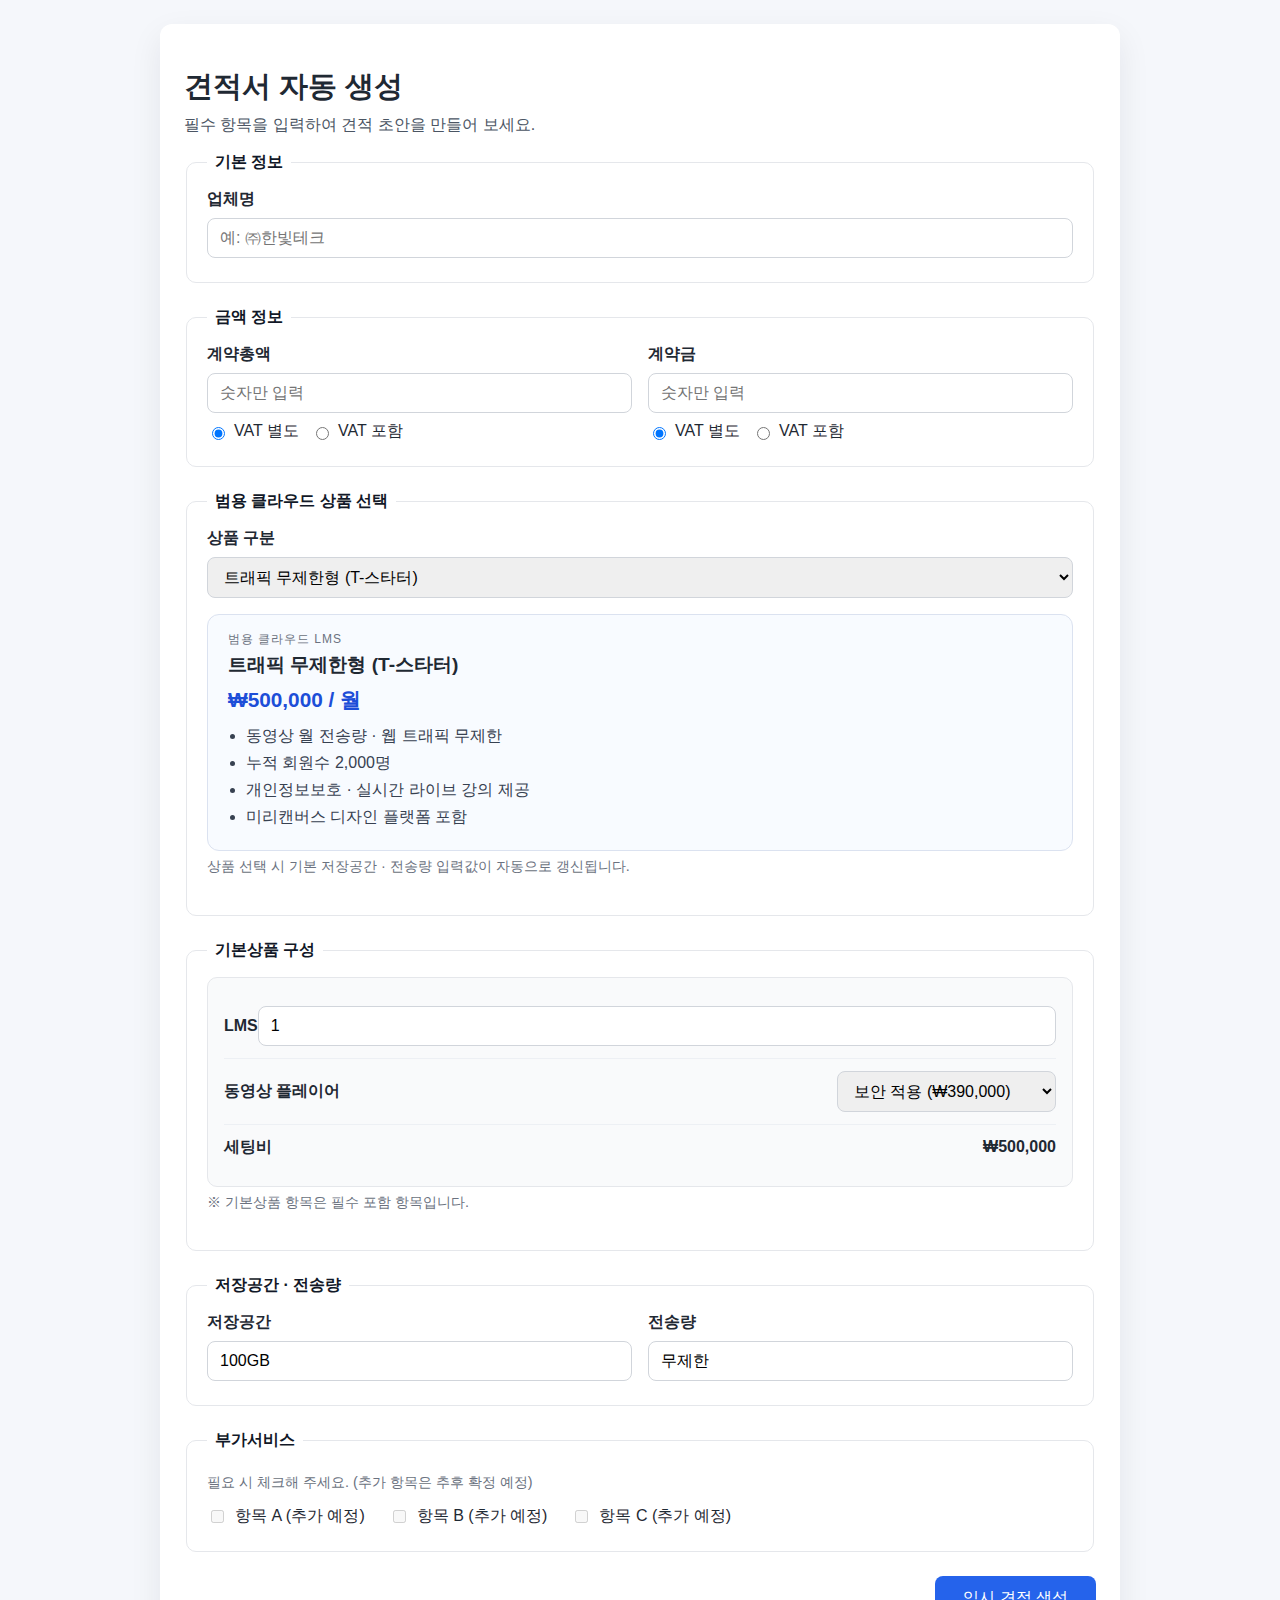
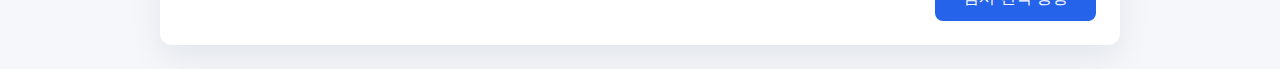
<file: estimate.html>
<!DOCTYPE html>
<html lang="ko">
<head>
  <meta charset="UTF-8">
  <title>견적서 자동 생성</title>
  <style>
    * {
      box-sizing: border-box;
      font-family: "Noto Sans KR", "Segoe UI", sans-serif;
    }
    body {
      margin: 0;
      padding: 24px;
      background: #f5f7fb;
      color: #1f2933;
    }
    h1 {
      margin-bottom: 8px;
      font-size: 1.8rem;
    }
    p.description {
      margin-top: 0;
      color: #4b5563;
    }
    form {
      background: #fff;
      border-radius: 12px;
      padding: 24px;
      box-shadow: 0 12px 32px rgba(15, 23, 42, 0.08);
      max-width: 960px;
      margin: 0 auto;
    }
    fieldset {
      border: 1px solid #e5e7eb;
      border-radius: 10px;
      margin-bottom: 24px;
      padding: 16px 20px 24px;
    }
    legend {
      padding: 0 8px;
      font-weight: 700;
      color: #111827;
    }
    label {
      display: block;
      margin-bottom: 8px;
      font-weight: 600;
    }
    input[type="text"],
    input[type="number"],
    select {
      width: 100%;
      padding: 10px 12px;
      border: 1px solid #d1d5db;
      border-radius: 8px;
      font-size: 1rem;
    }
    .two-column {
      display: grid;
      grid-template-columns: repeat(auto-fit, minmax(240px, 1fr));
      gap: 16px;
    }
    .product-list {
      border: 1px solid #e5e7eb;
      border-radius: 10px;
      padding: 16px;
      background: #f9fafb;
    }
    .product-item {
      display: flex;
      justify-content: space-between;
      align-items: center;
      padding: 12px 0;
      border-bottom: 1px solid #edf0f4;
    }
    .product-item:last-child {
      border-bottom: none;
    }
    .product-item span {
      font-weight: 600;
    }
    .vat-option {
      display: flex;
      gap: 12px;
      margin-top: 8px;
    }
    .vat-option label {
      font-weight: 500;
      display: inline-flex;
      align-items: center;
      gap: 6px;
      margin-bottom: 0;
    }
    .checkbox-group {
      display: flex;
      flex-wrap: wrap;
      gap: 12px 24px;
    }
    .checkbox-group label {
      font-weight: 500;
      display: inline-flex;
      align-items: center;
      gap: 8px;
      margin-bottom: 0;
    }
    .note {
      font-size: 0.9rem;
      color: #6b7280;
      margin-top: 6px;
    }
    .plan-grid {
      display: grid;
      grid-template-columns: repeat(auto-fit, minmax(260px, 1fr));
      gap: 16px;
      margin-top: 16px;
    }
    .plan-summary {
      border: 1px solid #dbe2f0;
      border-radius: 12px;
      padding: 16px 20px;
      background: #f8fbff;
    }
    .plan-summary h3 {
      margin: 4px 0 8px;
      font-size: 1.2rem;
    }
    .plan-summary .plan-eyebrow {
      text-transform: uppercase;
      font-size: 0.75rem;
      letter-spacing: 0.08em;
      color: #6b7280;
      margin: 0;
    }
    .plan-summary .plan-price {
      font-size: 1.3rem;
      font-weight: 700;
      color: #1d4ed8;
      margin-bottom: 12px;
    }
    .plan-summary ul {
      padding-left: 18px;
      margin: 0;
      color: #374151;
    }
    .plan-summary li {
      margin-bottom: 6px;
    }
    .submit-row {
      text-align: right;
    }
    button {
      background: #2563eb;
      color: #fff;
      padding: 12px 28px;
      border: none;
      border-radius: 8px;
      font-size: 1rem;
      cursor: pointer;
    }
    button:hover {
      background: #1d4ed8;
    }
  </style>
</head>
<body>
  <form>
    <h1>견적서 자동 생성</h1>
    <p class="description">필수 항목을 입력하여 견적 초안을 만들어 보세요.</p>

    <fieldset>
      <legend>기본 정보</legend>
      <label for="companyName">업체명</label>
      <input id="companyName" type="text" placeholder="예: ㈜한빛테크" required>
    </fieldset>

    <fieldset>
      <legend>금액 정보</legend>
      <div class="two-column">
        <div>
          <label for="contractTotal">계약총액</label>
          <input id="contractTotal" type="number" min="0" step="10000" placeholder="숫자만 입력">
          <div class="vat-option">
            <label><input type="radio" name="totalVat" value="excluded" checked> VAT 별도</label>
            <label><input type="radio" name="totalVat" value="included"> VAT 포함</label>
          </div>
        </div>
        <div>
          <label for="depositAmount">계약금</label>
          <input id="depositAmount" type="number" min="0" step="10000" placeholder="숫자만 입력">
          <div class="vat-option">
            <label><input type="radio" name="depositVat" value="excluded" checked> VAT 별도</label>
            <label><input type="radio" name="depositVat" value="included"> VAT 포함</label>
          </div>
        </div>
      </div>
    </fieldset>

    <fieldset>
      <legend>범용 클라우드 상품 선택</legend>
      <label for="cloudPlan">상품 구분</label>
      <select id="cloudPlan">
        <option value="traffic">트래픽 무제한형 (T-스타터)</option>
        <option value="member">회원수 무제한형 (M-스타터)</option>
      </select>
      <div class="plan-grid">
        <article id="planSummary" class="plan-summary" aria-live="polite"></article>
      </div>
      <p class="note">상품 선택 시 기본 저장공간 · 전송량 입력값이 자동으로 갱신됩니다.</p>
    </fieldset>

    <fieldset>
      <legend>기본상품 구성</legend>
      <div class="product-list">
        <div class="product-item">
          <span>LMS</span>
          <input type="number" min="0" step="1" value="1" aria-label="LMS 수량">
        </div>
        <div class="product-item">
          <span>동영상 플레이어</span>
          <div>
            <select aria-label="동영상 플레이어 보안 옵션">
              <option value="secure">보안 적용 (₩390,000)</option>
              <option value="standard">보안 미적용 (₩390,000)</option>
            </select>
          </div>
        </div>
        <div class="product-item">
          <span>세팅비</span>
          <strong>₩500,000</strong>
        </div>
      </div>
      <p class="note">※ 기본상품 항목은 필수 포함 항목입니다.</p>
    </fieldset>

    <fieldset>
      <legend>저장공간 · 전송량</legend>
      <div class="two-column">
        <div>
          <label for="storageSize">저장공간</label>
          <input id="storageSize" type="text" placeholder="예: 200GB">
        </div>
        <div>
          <label for="bandwidth">전송량</label>
          <input id="bandwidth" type="text" placeholder="예: 2TB/월">
        </div>
      </div>
    </fieldset>

    <fieldset>
      <legend>부가서비스</legend>
      <p class="note">필요 시 체크해 주세요. (추가 항목은 추후 확정 예정)</p>
      <div class="checkbox-group">
        <label><input type="checkbox" disabled> 항목 A (추가 예정)</label>
        <label><input type="checkbox" disabled> 항목 B (추가 예정)</label>
        <label><input type="checkbox" disabled> 항목 C (추가 예정)</label>
      </div>
    </fieldset>

    <div class="submit-row">
      <button type="submit">임시 견적 생성</button>
    </div>
  </form>
  <script>
    const planData = {
      traffic: {
        key: "traffic",
        name: "트래픽 무제한형 (T-스타터)",
        subtitle: "범용 클라우드 LMS",
        price: 500000,
        priceSuffix: "월",
        storage: "100GB",
        bandwidth: "무제한",
        notes: [
          "동영상 월 전송량 · 웹 트래픽 무제한",
          "누적 회원수 2,000명",
          "개인정보보호 · 실시간 라이브 강의 제공",
          "미리캔버스 디자인 플랫폼 포함"
        ]
      },
      member: {
        key: "member",
        name: "회원수 무제한형 (M-스타터)",
        subtitle: "범용 클라우드 LMS",
        price: 500000,
        priceSuffix: "월",
        storage: "50GB",
        bandwidth: "500GB/월",
        notes: [
          "누적 회원수 무제한",
          "동영상 월 전송량 500GB",
          "웹 트래픽 무제한 및 개인정보보호 제공",
          "미리캔버스 · 실시간 라이브 강의 포함"
        ]
      }
    };

    const formatter = new Intl.NumberFormat("ko-KR");
    const cloudPlanSelect = document.getElementById("cloudPlan");
    const planSummary = document.getElementById("planSummary");
    const storageInput = document.getElementById("storageSize");
    const bandwidthInput = document.getElementById("bandwidth");

    function renderPlan(planKey) {
      const plan = planData[planKey];
      if (!plan) return;
      const priceText = `₩${formatter.format(plan.price)} / ${plan.priceSuffix}`;
      planSummary.innerHTML = `
        <p class="plan-eyebrow">${plan.subtitle}</p>
        <h3>${plan.name}</h3>
        <div class="plan-price">${priceText}</div>
        <ul>
          ${plan.notes.map(item => `<li>${item}</li>`).join("")}
        </ul>
      `;
      if (storageInput) storageInput.value = plan.storage;
      if (bandwidthInput) bandwidthInput.value = plan.bandwidth;
    }

    cloudPlanSelect.addEventListener("change", (event) => {
      renderPlan(event.target.value);
    });

    renderPlan(cloudPlanSelect.value);
  </script>
</body>
</html>
</file>
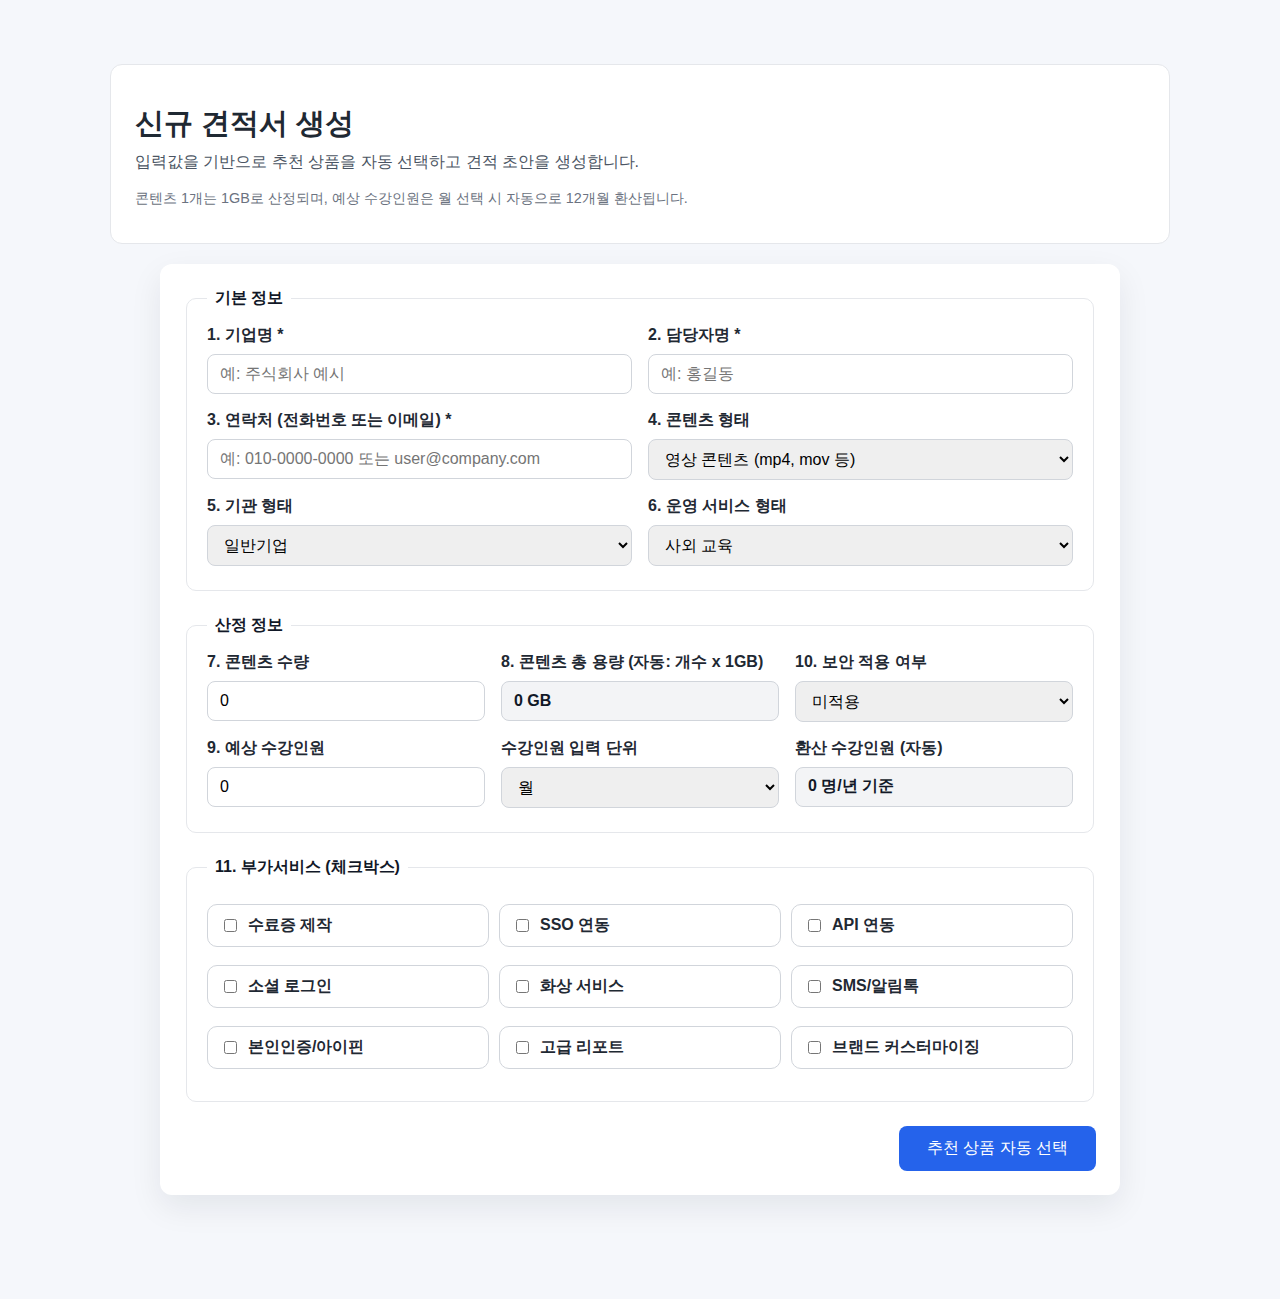
<file: new-quote.html>
<!DOCTYPE html>
<html lang="ko">
<head>
  <meta charset="UTF-8">
  <meta name="viewport" content="width=device-width, initial-scale=1.0">
  <title>신규 견적서 생성</title>
  <link rel="stylesheet" href="styles.css">
  <style>
    .page-wrap {
      max-width: 1100px;
      margin: 40px auto;
      padding: 0 20px 40px;
    }

    .intro-card {
      background: #fff;
      border-radius: 12px;
      padding: 20px 24px;
      margin-bottom: 20px;
      border: 1px solid #e5e7eb;
    }

    .grid-2 {
      display: grid;
      grid-template-columns: repeat(2, minmax(0, 1fr));
      gap: 16px;
    }

    .grid-3 {
      display: grid;
      grid-template-columns: repeat(3, minmax(0, 1fr));
      gap: 16px;
    }

    .inline-group {
      display: flex;
      gap: 10px;
      align-items: center;
    }

    .checkbox-board {
      display: grid;
      grid-template-columns: repeat(3, minmax(0, 1fr));
      gap: 10px;
      margin-top: 10px;
    }

    .checkbox-card {
      display: flex;
      align-items: center;
      gap: 8px;
      border: 1px solid #d1d5db;
      border-radius: 10px;
      padding: 10px 12px;
      background: #fff;
    }

    .readonly {
      background: #f3f4f6 !important;
      color: #111827;
      font-weight: 600;
    }

    .result-box {
      margin-top: 20px;
      padding: 18px;
      border-radius: 12px;
      border: 2px solid #c7d2fe;
      background: #eef2ff;
    }

    .result-box h3 {
      margin-top: 0;
      margin-bottom: 10px;
    }

    .pill {
      display: inline-block;
      margin-right: 8px;
      margin-bottom: 8px;
      padding: 6px 10px;
      border-radius: 999px;
      background: #e0e7ff;
      font-size: 0.9rem;
      font-weight: 600;
    }

    @media (max-width: 900px) {
      .grid-2,
      .grid-3,
      .checkbox-board {
        grid-template-columns: 1fr;
      }
    }
  </style>
</head>
<body>
  <div class="page-wrap">
    <div class="intro-card">
      <h1>신규 견적서 생성</h1>
      <p class="description">입력값을 기반으로 추천 상품을 자동 선택하고 견적 초안을 생성합니다.</p>
      <p class="note">콘텐츠 1개는 1GB로 산정되며, 예상 수강인원은 월 선택 시 자동으로 12개월 환산됩니다.</p>
    </div>

    <form id="quoteForm" novalidate>
      <fieldset>
        <legend>기본 정보</legend>
        <div class="grid-2">
          <div>
            <label for="companyName">1. 기업명 <span class="required-star">*</span></label>
            <input id="companyName" type="text" required placeholder="예: 주식회사 예시">
          </div>
          <div>
            <label for="managerName">2. 담당자명 <span class="required-star">*</span></label>
            <input id="managerName" type="text" required placeholder="예: 홍길동">
          </div>
          <div>
            <label for="contactValue">3. 연락처 (전화번호 또는 이메일) <span class="required-star">*</span></label>
            <input id="contactValue" type="text" required placeholder="예: 010-0000-0000 또는 user@company.com">
          </div>
          <div>
            <label for="contentType">4. 콘텐츠 형태</label>
            <select id="contentType">
              <option value="video">영상 콘텐츠 (mp4, mov 등)</option>
              <option value="html5">HTML5 기반 웹 콘텐츠</option>
            </select>
          </div>
          <div>
            <label for="institutionType">5. 기관 형태</label>
            <select id="institutionType">
              <option value="company">일반기업</option>
              <option value="sole">개인사업자</option>
              <option value="public">공공기관</option>
            </select>
          </div>
          <div>
            <label for="serviceType">6. 운영 서비스 형태</label>
            <select id="serviceType">
              <option value="external">사외 교육</option>
              <option value="internal">사내 교육</option>
              <option value="refund">환급서비스</option>
            </select>
          </div>
        </div>
      </fieldset>

      <fieldset>
        <legend>산정 정보</legend>
        <div class="grid-3">
          <div>
            <label for="contentCount">7. 콘텐츠 수량</label>
            <input id="contentCount" type="number" min="0" step="1" value="0">
          </div>
          <div>
            <label for="contentCapacity">8. 콘텐츠 총 용량 (자동: 개수 x 1GB)</label>
            <input id="contentCapacity" class="readonly" type="text" readonly value="0 GB">
          </div>
          <div>
            <label for="securityApply">10. 보안 적용 여부</label>
            <select id="securityApply">
              <option value="no">미적용</option>
              <option value="yes">적용</option>
            </select>
          </div>
        </div>
        <div class="grid-3" style="margin-top: 16px;">
          <div>
            <label for="expectedLearners">9. 예상 수강인원</label>
            <input id="expectedLearners" type="number" min="0" step="1" value="0">
          </div>
          <div>
            <label for="learnerUnit">수강인원 입력 단위</label>
            <select id="learnerUnit">
              <option value="month">월</option>
              <option value="year">년</option>
            </select>
          </div>
          <div>
            <label for="normalizedLearners">환산 수강인원 (자동)</label>
            <input id="normalizedLearners" class="readonly" type="text" readonly value="0 명/년 기준">
          </div>
        </div>
      </fieldset>

      <fieldset>
        <legend>11. 부가서비스 (체크박스)</legend>
        <div class="checkbox-board">
          <label class="checkbox-card"><input type="checkbox" value="certificate"> 수료증 제작</label>
          <label class="checkbox-card"><input type="checkbox" value="sso"> SSO 연동</label>
          <label class="checkbox-card"><input type="checkbox" value="api"> API 연동</label>
          <label class="checkbox-card"><input type="checkbox" value="social"> 소셜 로그인</label>
          <label class="checkbox-card"><input type="checkbox" value="video-conference"> 화상 서비스</label>
          <label class="checkbox-card"><input type="checkbox" value="sms"> SMS/알림톡</label>
          <label class="checkbox-card"><input type="checkbox" value="auth"> 본인인증/아이핀</label>
          <label class="checkbox-card"><input type="checkbox" value="report"> 고급 리포트</label>
          <label class="checkbox-card"><input type="checkbox" value="branding"> 브랜드 커스터마이징</label>
        </div>
      </fieldset>

      <div class="submit-row">
        <button type="button" id="recommendButton">추천 상품 자동 선택</button>
      </div>

      <section class="result-box" id="resultBox" hidden>
        <h3>추천 결과</h3>
        <p><strong>추천 상품:</strong> <span id="recommendedPlan">-</span></p>
        <p><strong>추천 사유:</strong> <span id="recommendReason">-</span></p>
        <div>
          <span class="pill" id="pillStorage">총 용량: 0 GB</span>
          <span class="pill" id="pillLearners">환산 수강인원: 0 명/년</span>
          <span class="pill" id="pillSecurity">보안: 미적용</span>
        </div>
      </section>
    </form>
  </div>

  <script>
    const form = document.getElementById("quoteForm");
    const contentCountInput = document.getElementById("contentCount");
    const contentCapacityInput = document.getElementById("contentCapacity");
    const expectedLearnersInput = document.getElementById("expectedLearners");
    const learnerUnitSelect = document.getElementById("learnerUnit");
    const normalizedLearnersInput = document.getElementById("normalizedLearners");
    const recommendButton = document.getElementById("recommendButton");

    const companyNameInput = document.getElementById("companyName");
    const managerNameInput = document.getElementById("managerName");
    const contactValueInput = document.getElementById("contactValue");

    const institutionTypeSelect = document.getElementById("institutionType");
    const serviceTypeSelect = document.getElementById("serviceType");
    const securityApplySelect = document.getElementById("securityApply");

    const resultBox = document.getElementById("resultBox");
    const recommendedPlanText = document.getElementById("recommendedPlan");
    const recommendReasonText = document.getElementById("recommendReason");
    const pillStorage = document.getElementById("pillStorage");
    const pillLearners = document.getElementById("pillLearners");
    const pillSecurity = document.getElementById("pillSecurity");

    function toPositiveNumber(value) {
      const parsed = Number(value);
      return Number.isFinite(parsed) && parsed > 0 ? parsed : 0;
    }

    function calculateCapacityGb() {
      const contentCount = toPositiveNumber(contentCountInput.value);
      return contentCount * 1;
    }

    function calculateNormalizedLearners() {
      const learners = toPositiveNumber(expectedLearnersInput.value);
      const unit = learnerUnitSelect.value;
      return unit === "month" ? learners * 12 : learners;
    }

    function updateDerivedValues() {
      const capacityGb = calculateCapacityGb();
      const normalizedLearners = calculateNormalizedLearners();
      contentCapacityInput.value = `${capacityGb} GB`;
      normalizedLearnersInput.value = `${normalizedLearners} 명/년 기준`;
    }

    function isContactValid(value) {
      const emailRegex = /^[^\s@]+@[^\s@]+\.[^\s@]+$/;
      const phoneRegex = /^[0-9+\-\s()]{8,}$/;
      return emailRegex.test(value) || phoneRegex.test(value);
    }

    function recommendPlan({ institutionType, serviceType, capacityGb, normalizedLearners }) {
      if (institutionType === "public") {
        if (normalizedLearners <= 500 && capacityGb <= 300) {
          return {
            name: "공공 LMS 라이트",
            reason: "공공기관 기준이며 수강인원과 용량이 라이트 구간입니다."
          };
        }
        if (normalizedLearners <= 1000 && capacityGb <= 500) {
          return {
            name: "공공 LMS 스탠다드",
            reason: "공공기관 기준 중간 규모 수강/용량 구간입니다."
          };
        }
        return {
          name: "공공 LMS 프로페셔널",
          reason: "공공기관 기준 대규모 수강 또는 고용량 콘텐츠 구간입니다."
        };
      }

      if (serviceType === "refund") {
        if (normalizedLearners <= 1500 && capacityGb <= 1000) {
          return {
            name: "환급 LMS 스탠다드",
            reason: "환급서비스 운영에 필요한 기본 규모 구간입니다."
          };
        }
        return {
          name: "환급 LMS 프로페셔널",
          reason: "환급서비스 대규모 운영에 적합한 구간입니다."
        };
      }

      if (normalizedLearners <= 1000 && capacityGb <= 200) {
        return {
          name: "T-스타터 / M-스타터",
          reason: "일반 운영 기준 소규모 수강/용량 구간입니다."
        };
      }
      if (normalizedLearners <= 3000 && capacityGb <= 600) {
        return {
          name: "T-스탠다드 / M-스탠다드",
          reason: "일반 운영 기준 중간 규모 수강/용량 구간입니다."
        };
      }
      return {
        name: "T-프로페셔널 / M-프로페셔널",
        reason: "일반 운영 기준 대규모 수강 또는 고용량 구간입니다."
      };
    }

    function validateRequiredFields() {
      if (!companyNameInput.value.trim()) {
        alert("기업명은 필수 입력값입니다.");
        companyNameInput.focus();
        return false;
      }
      if (!managerNameInput.value.trim()) {
        alert("담당자명은 필수 입력값입니다.");
        managerNameInput.focus();
        return false;
      }
      const contactValue = contactValueInput.value.trim();
      if (!contactValue) {
        alert("연락처는 필수 입력값입니다.");
        contactValueInput.focus();
        return false;
      }
      if (!isContactValid(contactValue)) {
        alert("연락처는 전화번호 또는 이메일 형식이어야 합니다.");
        contactValueInput.focus();
        return false;
      }
      return true;
    }

    function handleRecommend() {
      if (!validateRequiredFields()) {
        return;
      }

      updateDerivedValues();

      const capacityGb = calculateCapacityGb();
      const normalizedLearners = calculateNormalizedLearners();
      const institutionType = institutionTypeSelect.value;
      const serviceType = serviceTypeSelect.value;
      const securityApply = securityApplySelect.value;

      const result = recommendPlan({
        institutionType,
        serviceType,
        capacityGb,
        normalizedLearners
      });

      recommendedPlanText.textContent = result.name;
      recommendReasonText.textContent = result.reason;
      pillStorage.textContent = `총 용량: ${capacityGb} GB`;
      pillLearners.textContent = `환산 수강인원: ${normalizedLearners} 명/년`;
      pillSecurity.textContent = `보안: ${securityApply === "yes" ? "적용" : "미적용"}`;
      resultBox.hidden = false;
    }

    contentCountInput.addEventListener("input", updateDerivedValues);
    expectedLearnersInput.addEventListener("input", updateDerivedValues);
    learnerUnitSelect.addEventListener("change", updateDerivedValues);
    recommendButton.addEventListener("click", handleRecommend);

    updateDerivedValues();
  </script>
</body>
</html>
</file>
<file: styles.css>
* {
  box-sizing: border-box;
  font-family: "Noto Sans KR", "Segoe UI", sans-serif;
}

body {
  margin: 0;
  padding: 24px;
  background: #f5f7fb;
  color: #1f2933;
}

h1 {
  margin-bottom: 8px;
  font-size: 1.8rem;
}

p.description {
  margin-top: 0;
  color: #4b5563;
}

form {
  background: #fff;
  border-radius: 12px;
  padding: 24px;
  box-shadow: 0 12px 32px rgba(15, 23, 42, 0.08);
  max-width: 960px;
  margin: 0 auto;
}

fieldset {
  border: 1px solid #e5e7eb;
  border-radius: 10px;
  margin-bottom: 24px;
  padding: 16px 20px 24px;
}

legend {
  padding: 0 8px;
  font-weight: 700;
  color: #111827;
}

label {
  display: block;
  margin-bottom: 8px;
  font-weight: 600;
}

input[type="text"],
input[type="number"],
select {
  width: 100%;
  padding: 10px 12px;
  border: 1px solid #d1d5db;
  border-radius: 8px;
  font-size: 1rem;
}

.two-column {
  display: grid;
  grid-template-columns: repeat(auto-fit, minmax(240px, 1fr));
  gap: 16px;
}

.product-list {
  border: 1px solid #e5e7eb;
  border-radius: 10px;
  padding: 16px;
  background: #f9fafb;
}

.product-item {
  display: flex;
  justify-content: space-between;
  align-items: center;
  padding: 12px 0;
  border-bottom: 1px solid #edf0f4;
}

.product-item:last-child {
  border-bottom: none;
}

.product-item span {
  font-weight: 600;
}

.vat-option {
  display: flex;
  gap: 12px;
  margin-top: 8px;
}

.vat-option label {
  font-weight: 500;
  display: inline-flex;
  align-items: center;
  gap: 6px;
  margin-bottom: 0;
}

.checkbox-group {
  display: flex;
  flex-wrap: wrap;
  gap: 12px 24px;
}

.checkbox-group label {
  font-weight: 500;
  display: inline-flex;
  align-items: center;
  gap: 8px;
  margin-bottom: 0;
}

.note {
  font-size: 0.9rem;
  color: #6b7280;
  margin-top: 6px;
}

.plan-grid {
  display: grid;
  grid-template-columns: repeat(auto-fit, minmax(260px, 1fr));
  gap: 16px;
  margin-top: 16px;
}

.plan-summary {
  border: 1px solid #dbe2f0;
  border-radius: 12px;
  padding: 16px 20px;
  background: #f8fbff;
}

.plan-summary h3 {
  margin: 4px 0 8px;
  font-size: 1.2rem;
}

.plan-summary .plan-eyebrow {
  text-transform: uppercase;
  font-size: 0.75rem;
  letter-spacing: 0.08em;
  color: #6b7280;
  margin: 0;
}

.plan-summary .plan-price {
  font-size: 1.3rem;
  font-weight: 700;
  color: #1d4ed8;
  margin-bottom: 12px;
}

.plan-summary ul {
  padding-left: 18px;
  margin: 0;
  color: #374151;
}

.plan-summary li {
  margin-bottom: 6px;
}

.submit-row {
  text-align: right;
}

button {
  background: #2563eb;
  color: #fff;
  padding: 12px 28px;
  border: none;
  border-radius: 8px;
  font-size: 1rem;
  cursor: pointer;
}

button:hover {
  background: #1d4ed8;
}

@media (max-width: 640px) {
  body {
    padding: 16px;
  }

  form {
    padding: 20px;
  }
}
</file>
